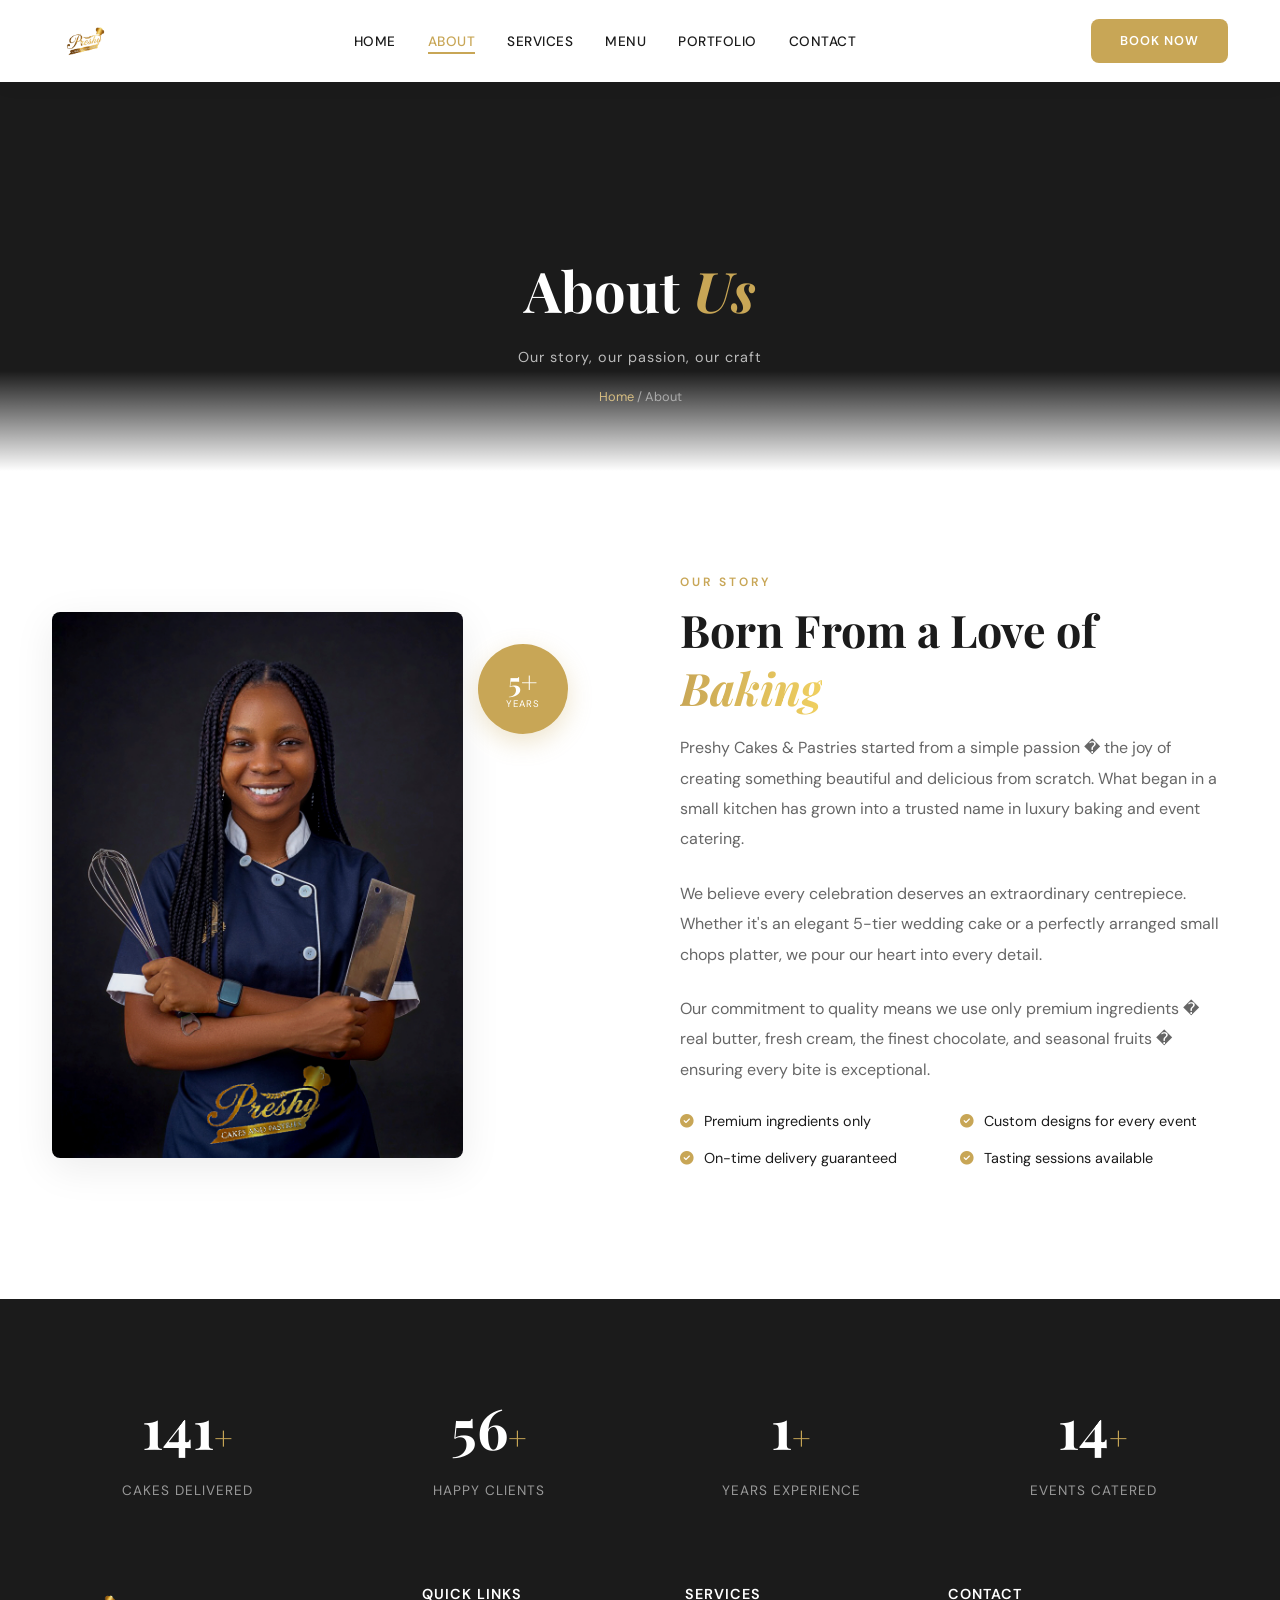
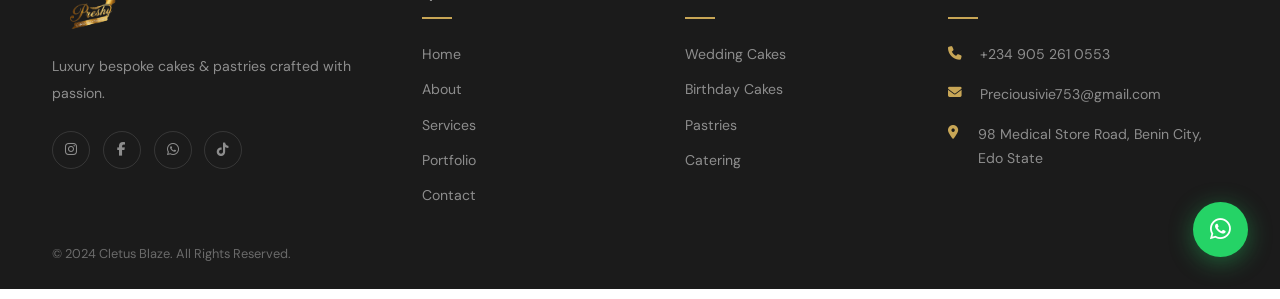
<file: pages/about.html>
<!DOCTYPE html>
<html lang="en">
<head>
    <meta charset="UTF-8">
    <meta name="viewport" content="width=device-width, initial-scale=1.0">
    <title>About | Preshy Cakes & Pastries</title>
    <link rel="icon" type="image/png" href="../transparent logo.png">
    <link rel="stylesheet" href="../css/style.css">
    <link href="https://fonts.googleapis.com/css2?family=Playfair+Display:ital,wght@0,400;0,500;0,600;0,700;1,400;1,500&family=DM+Sans:wght@300;400;500;600;700&display=swap" rel="stylesheet">
    <link rel="stylesheet" href="https://cdnjs.cloudflare.com/ajax/libs/font-awesome/6.5.0/css/all.min.css">
    <link rel="stylesheet" href="https://unpkg.com/aos@2.3.1/dist/aos.css">
</head>
<body>
    <!-- Preloader -->
    <div class="preloader">
        <div class="preloader-content">
            <img src="../transparent logo.png" alt="Preshy Cakes" class="preloader-logo">
            <div class="preloader-spinner"></div>
            <p class="preloader-text">Loading deliciousness...</p>
        </div>
    </div>

    <header class="header">
        <div class="container">
            <a href="../index.html" class="logo"><img src="../transparent logo.png" alt="Preshy Cakes" class="logo-img"></a>
            <nav class="nav"><ul><li><a href="../index.html">Home</a></li><li><a href="about.html" class="active">About</a></li><li><a href="services.html">Services</a></li><li><a href="menu.html">Menu</a></li><li><a href="portfolio.html">Portfolio</a></li><li><a href="contact.html">Contact</a></li></ul></nav>
            <a href="contact.html" class="header-btn">Book Now</a>
            <div class="hamburger"><span></span><span></span><span></span></div>
        </div>
    </header>
    <div class="mobile-nav"><div class="mobile-nav-close"><i class="fas fa-times"></i></div><ul><li><a href="../index.html">Home</a></li><li><a href="about.html">About</a></li><li><a href="services.html">Services</a></li><li><a href="menu.html">Menu</a></li><li><a href="portfolio.html">Portfolio</a></li><li><a href="contact.html">Contact</a></li></ul></div>

    <section class="page-header">
        <h1>About <em>Us</em></h1>
        <p>Our story, our passion, our craft</p>
        <div class="breadcrumb"><a href="../index.html">Home</a> / About</div>
    </section>

    <section class="about-home">
        <div class="container">
            <div class="about-home-grid">
                <div class="about-home-images" data-aos="fade-right">
                    <div class="about-img-1"><img src="../about me.jpg" alt="Baker"></div>
                    <div class="about-exp"><span>5+</span><small>Years</small></div>
                </div>
                <div class="about-home-content" data-aos="fade-left">
                    <span class="section-sub">Our Story</span>
                    <h2 class="section-title">Born From a Love of <em>Baking</em></h2>
                    <p>Preshy Cakes & Pastries started from a simple passion � the joy of creating something beautiful and delicious from scratch. What began in a small kitchen has grown into a trusted name in luxury baking and event catering.</p>
                    <p>We believe every celebration deserves an extraordinary centrepiece. Whether it's an elegant 5-tier wedding cake or a perfectly arranged small chops platter, we pour our heart into every detail.</p>
                    <p>Our commitment to quality means we use only premium ingredients � real butter, fresh cream, the finest chocolate, and seasonal fruits � ensuring every bite is exceptional.</p>
                    <div class="about-checklist">
                        <div><i class="fas fa-check-circle"></i> Premium ingredients only</div>
                        <div><i class="fas fa-check-circle"></i> Custom designs for every event</div>
                        <div><i class="fas fa-check-circle"></i> On-time delivery guaranteed</div>
                        <div><i class="fas fa-check-circle"></i> Tasting sessions available</div>
                    </div>
                </div>
            </div>
        </div>
    </section>

    <section class="stats">
        <div class="container">
            <div class="stats-grid">
                <div class="stat" data-aos="fade-up"><span class="stat-number" data-target="500">0</span><span class="stat-suffix">+</span><p>Cakes Delivered</p></div>
                <div class="stat" data-aos="fade-up" data-aos-delay="100"><span class="stat-number" data-target="200">0</span><span class="stat-suffix">+</span><p>Happy Clients</p></div>
                <div class="stat" data-aos="fade-up" data-aos-delay="200"><span class="stat-number" data-target="5">0</span><span class="stat-suffix">+</span><p>Years Experience</p></div>
                <div class="stat" data-aos="fade-up" data-aos-delay="300"><span class="stat-number" data-target="50">0</span><span class="stat-suffix">+</span><p>Events Catered</p></div>
            </div>
        </div>
    </section>

    <footer class="footer">
        <div class="container"><div class="footer-grid"><div class="footer-col"><a href="../index.html" class="footer-logo"><img src="../transparent logo.png" alt="Preshy Cakes" class="footer-logo-img"></a><p>Luxury bespoke cakes & pastries crafted with passion.</p><div class="footer-socials"><a href="#"><i class="fab fa-instagram"></i></a><a href="#"><i class="fab fa-facebook-f"></i></a><a href="https://wa.me/23409052610553"><i class="fab fa-whatsapp"></i></a><a href="#"><i class="fab fa-tiktok"></i></a></div></div><div class="footer-col"><h4>Quick Links</h4><a href="../index.html">Home</a><a href="about.html">About</a><a href="services.html">Services</a><a href="portfolio.html">Portfolio</a><a href="contact.html">Contact</a></div><div class="footer-col"><h4>Services</h4><a href="services.html">Wedding Cakes</a><a href="services.html">Birthday Cakes</a><a href="services.html">Pastries</a><a href="services.html">Catering</a></div><div class="footer-col"><h4>Contact</h4><div class="footer-contact-item"><i class="fas fa-phone"></i><span>+234 905 261 0553</span></div><div class="footer-contact-item"><i class="fas fa-envelope"></i><span>Preciousivie753@gmail.com</span></div><div class="footer-contact-item"><i class="fas fa-map-marker-alt"></i><span>98 Medical Store Road, Benin City, Edo State</span></div></div></div></div>
        <div class="footer-bottom"><div class="container"><p>&copy; 2024 Cletus Blaze. All Rights Reserved.</p></div></div>
    </footer>
    <a href="https://wa.me/23409052610553" class="wa-float" target="_blank" rel="noopener noreferrer"><i class="fab fa-whatsapp"></i></a>
    <div class="back-top"><i class="fas fa-chevron-up"></i></div>
    <script src="https://unpkg.com/aos@2.3.1/dist/aos.js"></script>
    <script src="../js/main.js"></script>
</body>
</html>
</file>
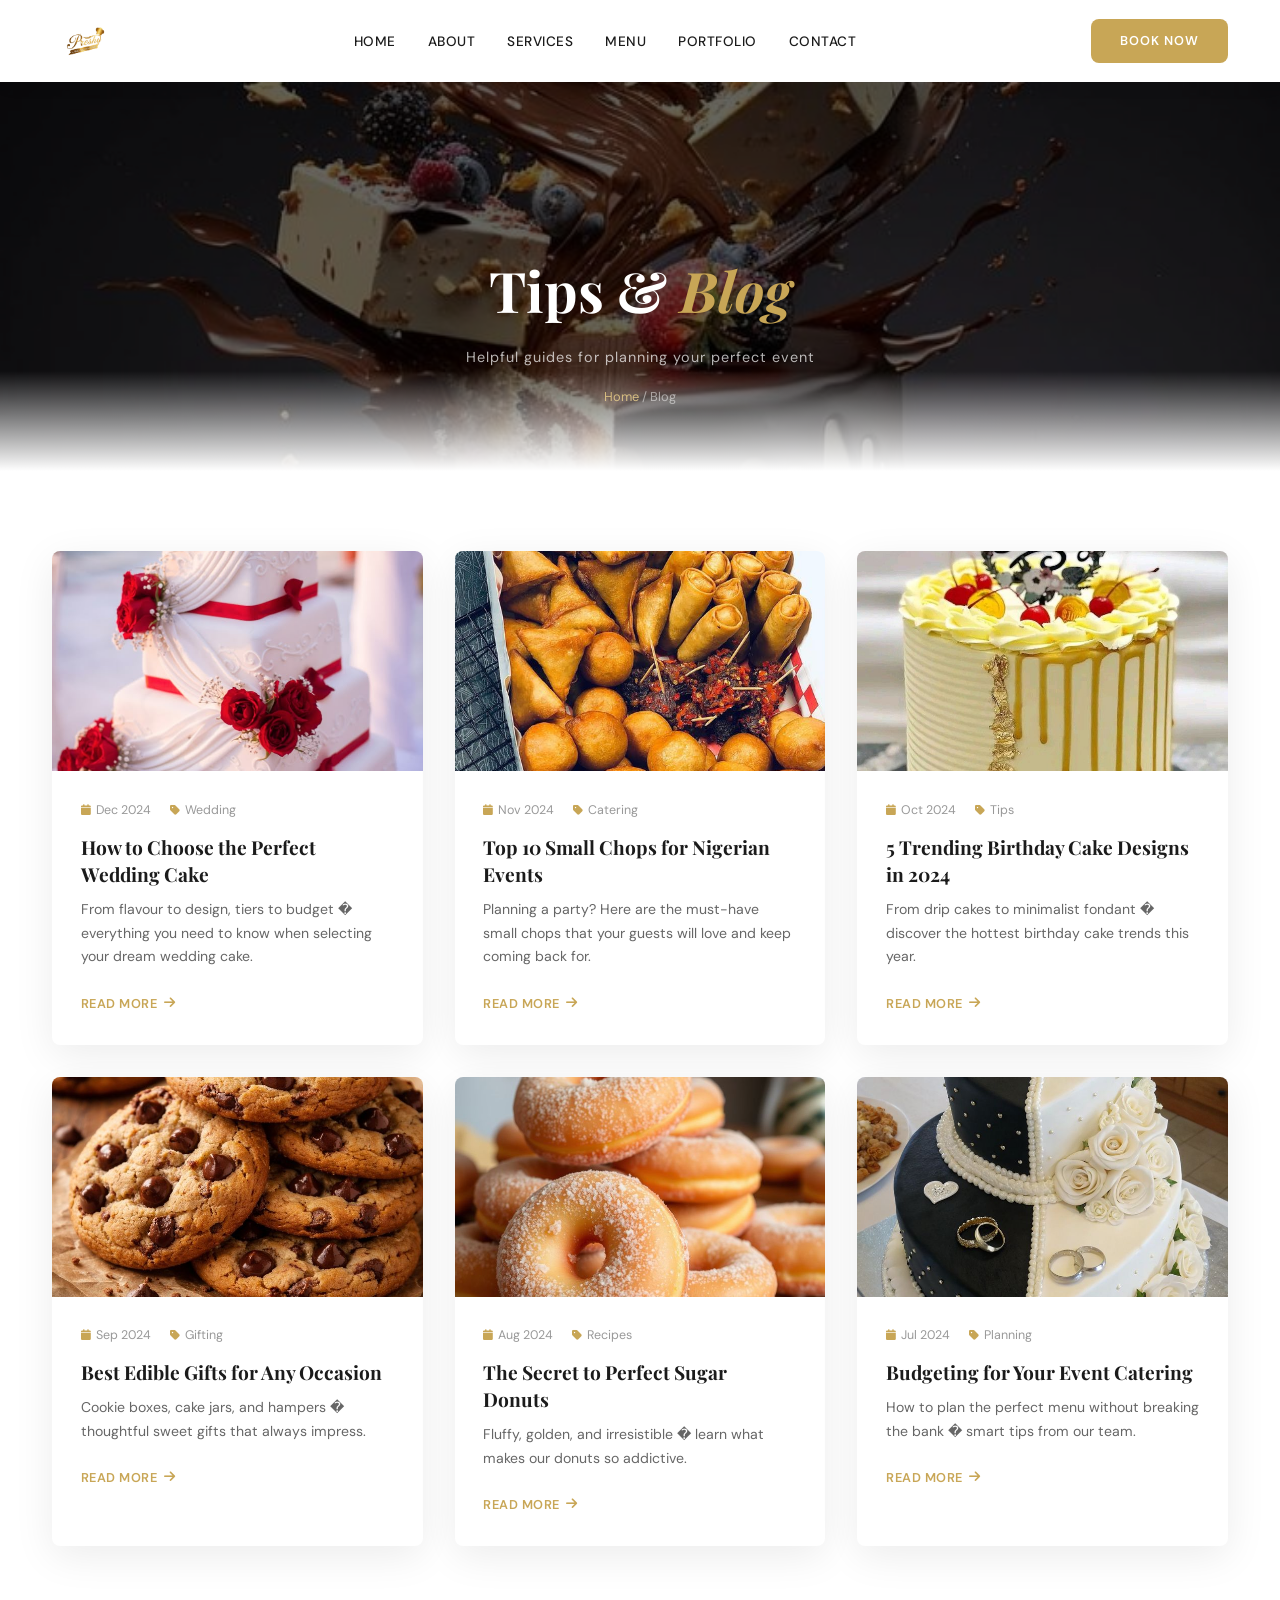
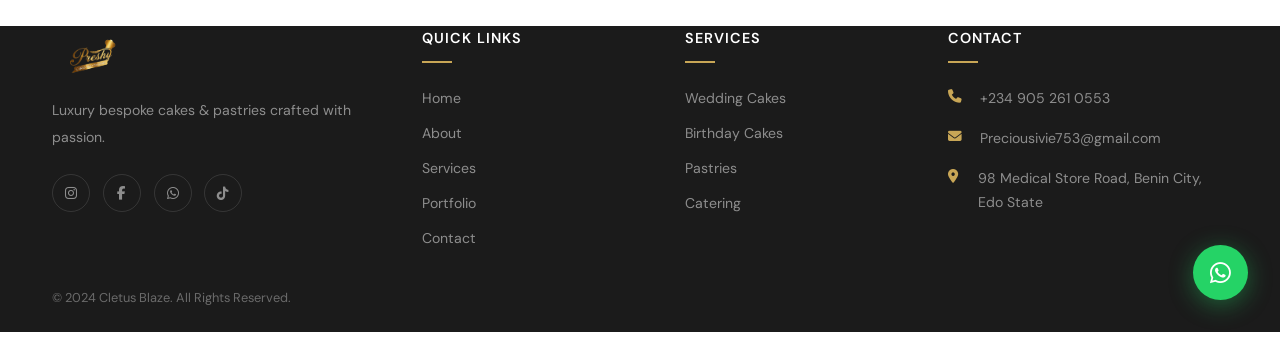
<file: pages/blog.html>
<!DOCTYPE html>
<html lang="en">
<head>
    <meta charset="UTF-8">
    <meta name="viewport" content="width=device-width, initial-scale=1.0">
    <title>Blog | Preshy Cakes & Pastries</title>
    <link rel="icon" type="image/png" href="../transparent logo.png">
    <link rel="stylesheet" href="../css/style.css">
    <link href="https://fonts.googleapis.com/css2?family=Playfair+Display:ital,wght@0,400;0,500;0,600;0,700;1,400;1,500&family=DM+Sans:wght@300;400;500;600;700&display=swap" rel="stylesheet">
    <link rel="stylesheet" href="https://cdnjs.cloudflare.com/ajax/libs/font-awesome/6.5.0/css/all.min.css">
    <link rel="stylesheet" href="https://unpkg.com/aos@2.3.1/dist/aos.css">
    <style>
        .blog-section{padding:5rem 0}
        .blog-grid{display:grid;grid-template-columns:repeat(3,1fr);gap:2rem}
        .blog-card{background:var(--white);border-radius:var(--radius);overflow:hidden;box-shadow:var(--shadow);transition:var(--transition)}
        .blog-card:hover{transform:translateY(-5px);box-shadow:0 20px 50px rgba(0,0,0,0.1)}
        .blog-img{height:220px;overflow:hidden}
        .blog-img img{width:100%;height:100%;object-fit:cover;transition:transform 0.5s}
        .blog-card:hover .blog-img img{transform:scale(1.06)}
        .blog-body{padding:1.8rem}
        .blog-meta{display:flex;gap:1.2rem;margin-bottom:0.8rem;font-size:0.78rem;color:var(--text-light)}
        .blog-meta span{display:flex;align-items:center;gap:0.3rem}
        .blog-meta i{color:var(--primary);font-size:0.7rem}
        .blog-body h3{font-family:var(--font-heading);font-size:1.2rem;color:var(--heading);margin-bottom:0.6rem;line-height:1.4}
        .blog-body h3:hover{color:var(--primary)}
        .blog-body p{font-size:0.88rem;line-height:1.7;margin-bottom:1.2rem;color:var(--text)}
        .blog-link{font-size:0.8rem;font-weight:600;color:var(--primary);text-transform:uppercase;letter-spacing:0.5px;display:inline-flex;align-items:center;gap:0.4rem}
        .blog-link:hover{gap:0.8rem}
        @media(max-width:1024px){.blog-grid{grid-template-columns:1fr 1fr}}
        @media(max-width:768px){.blog-grid{grid-template-columns:1fr}}
    </style>
</head>
<body>
    <!-- Preloader -->
    <div class="preloader">
        <div class="preloader-content">
            <img src="../transparent logo.png" alt="Preshy Cakes" class="preloader-logo">
            <div class="preloader-spinner"></div>
            <p class="preloader-text">Loading deliciousness...</p>
        </div>
    </div>

    <header class="header"><div class="container"><a href="../index.html" class="logo"><img src="../transparent logo.png" alt="Preshy Cakes" class="logo-img"></a><nav class="nav"><ul><li><a href="../index.html">Home</a></li><li><a href="about.html">About</a></li><li><a href="services.html">Services</a></li><li><a href="menu.html">Menu</a></li><li><a href="portfolio.html">Portfolio</a></li><li><a href="contact.html">Contact</a></li></ul></nav><a href="contact.html" class="header-btn">Book Now</a><div class="hamburger"><span></span><span></span><span></span></div></div></header>
    <div class="mobile-nav"><div class="mobile-nav-close"><i class="fas fa-times"></i></div><ul><li><a href="../index.html">Home</a></li><li><a href="about.html">About</a></li><li><a href="services.html">Services</a></li><li><a href="menu.html">Menu</a></li><li><a href="portfolio.html">Portfolio</a></li><li><a href="contact.html">Contact</a></li></ul></div>

    <section class="page-header" style="background-image:url('../543598617539404601.jfif');background-size:cover;background-position:center"><div class="parallax-overlay"></div><h1 style="position:relative;z-index:2">Tips & <em>Blog</em></h1><p style="position:relative;z-index:2">Helpful guides for planning your perfect event</p><div class="breadcrumb" style="position:relative;z-index:2"><a href="../index.html">Home</a> / Blog</div></section>

    <section class="blog-section"><div class="container">
        <div class="blog-grid">
            <div class="blog-card" data-aos="fade-up">
                <div class="blog-img"><img src="../images/cakes/wedding/elegant-wedding-cake.jfif" alt=""></div>
                <div class="blog-body">
                    <div class="blog-meta"><span><i class="fas fa-calendar"></i> Dec 2024</span><span><i class="fas fa-tag"></i> Wedding</span></div>
                    <h3>How to Choose the Perfect Wedding Cake</h3>
                    <p>From flavour to design, tiers to budget � everything you need to know when selecting your dream wedding cake.</p>
                    <a href="#" class="blog-link">Read More <i class="fas fa-arrow-right"></i></a>
                </div>
            </div>
            <div class="blog-card" data-aos="fade-up" data-aos-delay="100">
                <div class="blog-img"><img src="../images/catering/small-chops/small-chops-pack.jfif" alt=""></div>
                <div class="blog-body">
                    <div class="blog-meta"><span><i class="fas fa-calendar"></i> Nov 2024</span><span><i class="fas fa-tag"></i> Catering</span></div>
                    <h3>Top 10 Small Chops for Nigerian Events</h3>
                    <p>Planning a party? Here are the must-have small chops that your guests will love and keep coming back for.</p>
                    <a href="#" class="blog-link">Read More <i class="fas fa-arrow-right"></i></a>
                </div>
            </div>
            <div class="blog-card" data-aos="fade-up" data-aos-delay="200">
                <div class="blog-img"><img src="../images/cakes/birthday/Birthday cake.jfif" alt=""></div>
                <div class="blog-body">
                    <div class="blog-meta"><span><i class="fas fa-calendar"></i> Oct 2024</span><span><i class="fas fa-tag"></i> Tips</span></div>
                    <h3>5 Trending Birthday Cake Designs in 2024</h3>
                    <p>From drip cakes to minimalist fondant � discover the hottest birthday cake trends this year.</p>
                    <a href="#" class="blog-link">Read More <i class="fas fa-arrow-right"></i></a>
                </div>
            </div>
            <div class="blog-card" data-aos="fade-up">
                <div class="blog-img"><img src="../images/pastries/cookies/Cookies.jfif" alt=""></div>
                <div class="blog-body">
                    <div class="blog-meta"><span><i class="fas fa-calendar"></i> Sep 2024</span><span><i class="fas fa-tag"></i> Gifting</span></div>
                    <h3>Best Edible Gifts for Any Occasion</h3>
                    <p>Cookie boxes, cake jars, and hampers � thoughtful sweet gifts that always impress.</p>
                    <a href="#" class="blog-link">Read More <i class="fas fa-arrow-right"></i></a>
                </div>
            </div>
            <div class="blog-card" data-aos="fade-up" data-aos-delay="100">
                <div class="blog-img"><img src="../images/pastries/donuts/Soft Sugar Donuts.jfif" alt=""></div>
                <div class="blog-body">
                    <div class="blog-meta"><span><i class="fas fa-calendar"></i> Aug 2024</span><span><i class="fas fa-tag"></i> Recipes</span></div>
                    <h3>The Secret to Perfect Sugar Donuts</h3>
                    <p>Fluffy, golden, and irresistible � learn what makes our donuts so addictive.</p>
                    <a href="#" class="blog-link">Read More <i class="fas fa-arrow-right"></i></a>
                </div>
            </div>
            <div class="blog-card" data-aos="fade-up" data-aos-delay="200">
                <div class="blog-img"><img src="../images/cakes/wedding/_DIY Two-Tier Wedding Cake_ $50 Recipe vs $250 Bakery Price_.jfif" alt=""></div>
                <div class="blog-body">
                    <div class="blog-meta"><span><i class="fas fa-calendar"></i> Jul 2024</span><span><i class="fas fa-tag"></i> Planning</span></div>
                    <h3>Budgeting for Your Event Catering</h3>
                    <p>How to plan the perfect menu without breaking the bank � smart tips from our team.</p>
                    <a href="#" class="blog-link">Read More <i class="fas fa-arrow-right"></i></a>
                </div>
            </div>
        </div>
    </div></section>

    <footer class="footer"><div class="container"><div class="footer-grid"><div class="footer-col"><a href="../index.html" class="footer-logo"><img src="../transparent logo.png" alt="Preshy Cakes" class="footer-logo-img"></a><p>Luxury bespoke cakes & pastries crafted with passion.</p><div class="footer-socials"><a href="#"><i class="fab fa-instagram"></i></a><a href="#"><i class="fab fa-facebook-f"></i></a><a href="https://wa.me/23409052610553"><i class="fab fa-whatsapp"></i></a><a href="#"><i class="fab fa-tiktok"></i></a></div></div><div class="footer-col"><h4>Quick Links</h4><a href="../index.html">Home</a><a href="about.html">About</a><a href="services.html">Services</a><a href="portfolio.html">Portfolio</a><a href="contact.html">Contact</a></div><div class="footer-col"><h4>Services</h4><a href="services.html">Wedding Cakes</a><a href="services.html">Birthday Cakes</a><a href="services.html">Pastries</a><a href="services.html">Catering</a></div><div class="footer-col"><h4>Contact</h4><div class="footer-contact-item"><i class="fas fa-phone"></i><span>+234 905 261 0553</span></div><div class="footer-contact-item"><i class="fas fa-envelope"></i><span>Preciousivie753@gmail.com</span></div><div class="footer-contact-item"><i class="fas fa-map-marker-alt"></i><span>98 Medical Store Road, Benin City, Edo State</span></div></div></div></div><div class="footer-bottom"><div class="container"><p>&copy; 2024 Cletus Blaze. All Rights Reserved.</p></div></div></footer>
    <a href="https://wa.me/23409052610553" class="wa-float" target="_blank" rel="noopener noreferrer"><i class="fab fa-whatsapp"></i></a>
    <div class="back-top"><i class="fas fa-chevron-up"></i></div>
    <script src="https://unpkg.com/aos@2.3.1/dist/aos.js"></script><script src="../js/main.js"></script>
</body>
</html>
</file>
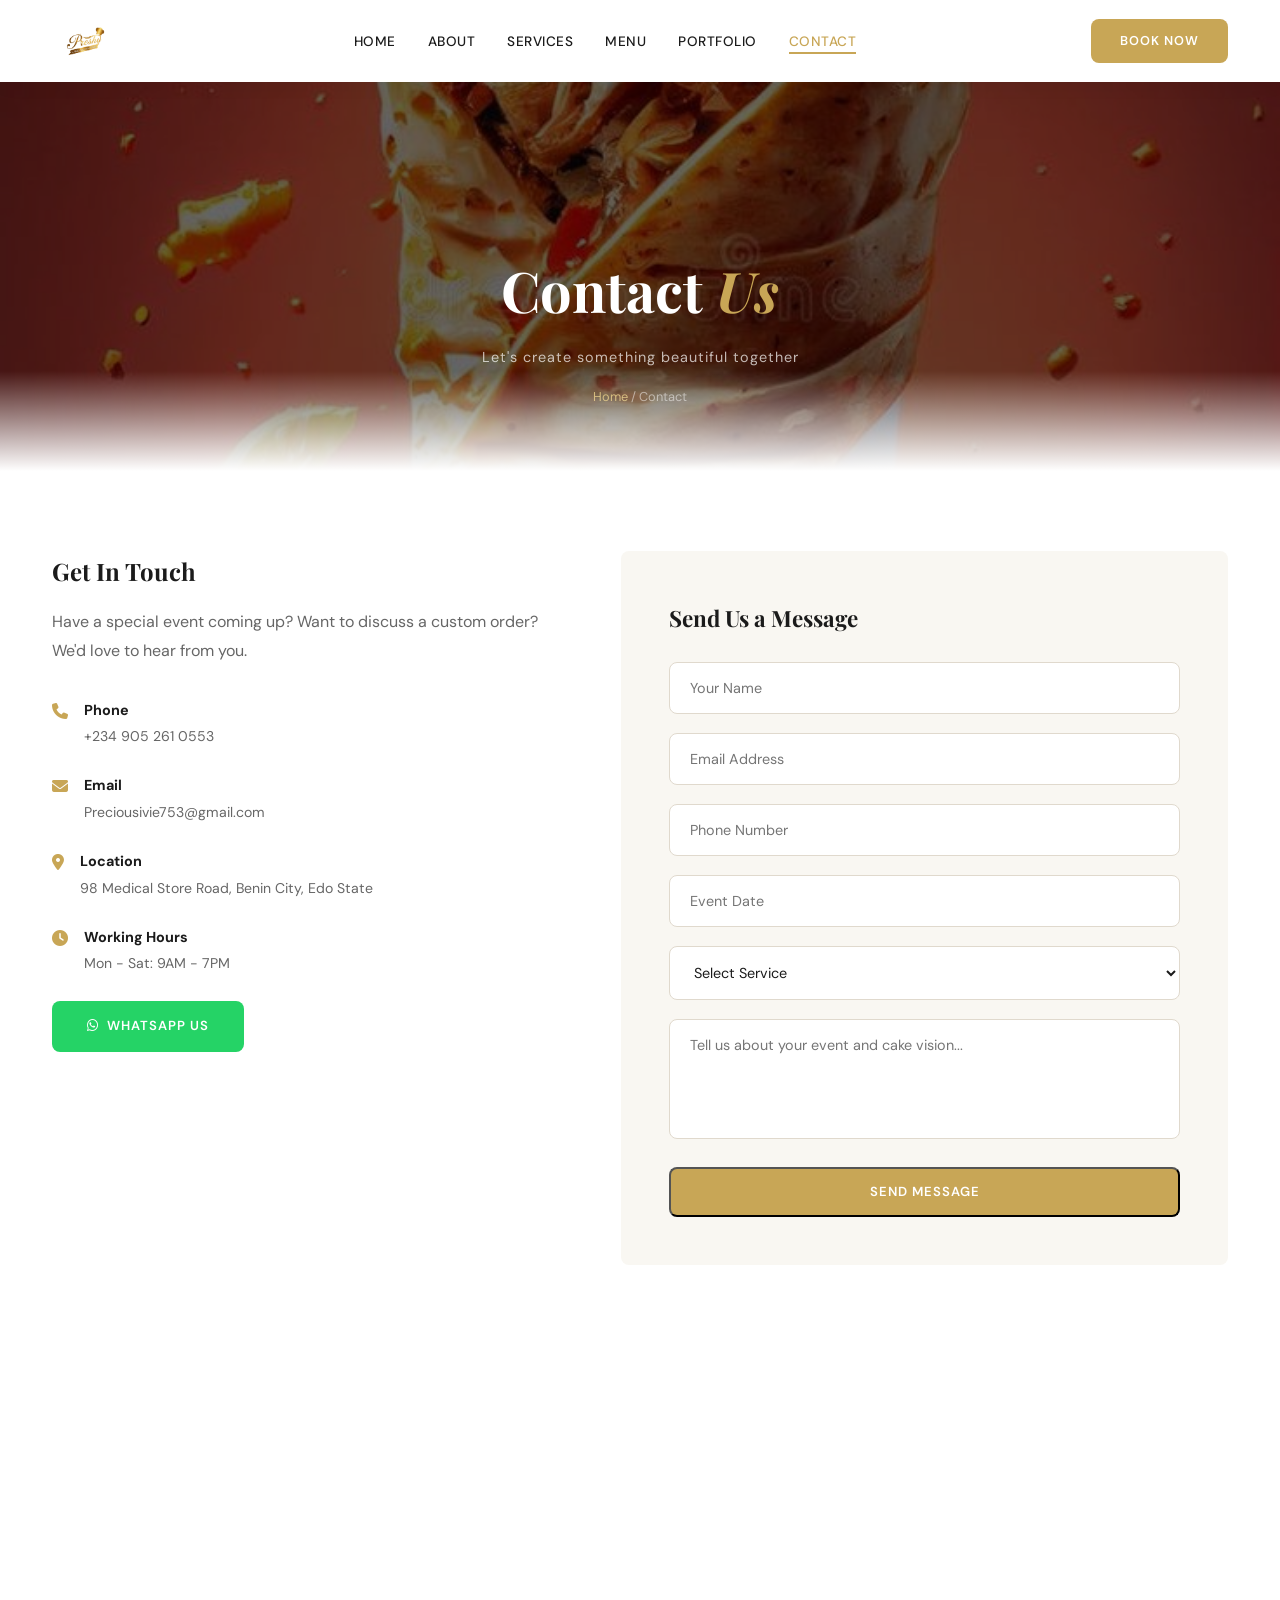
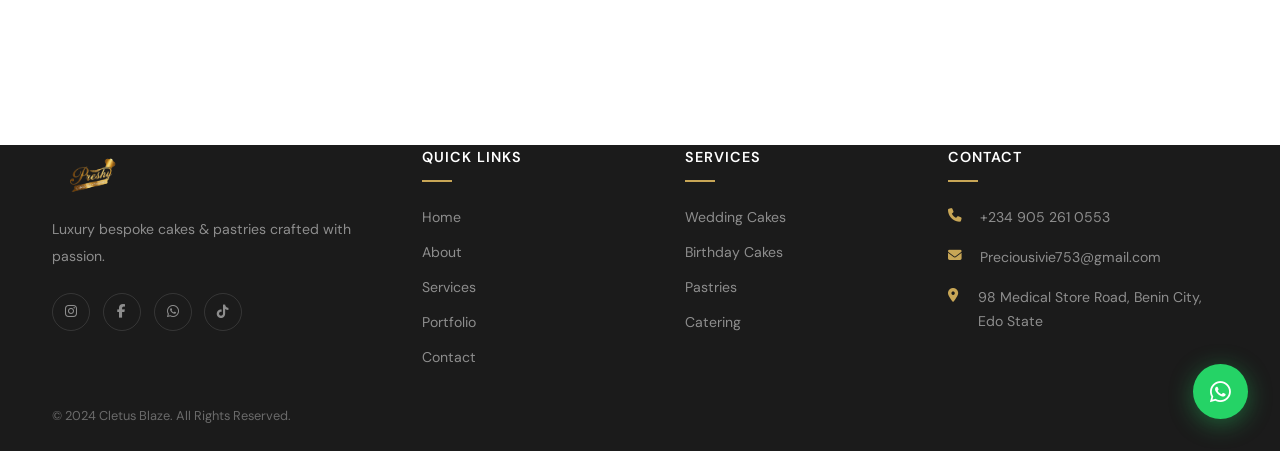
<file: pages/contact.html>
<!DOCTYPE html>
<html lang="en">
<head>
    <meta charset="UTF-8">
    <meta name="viewport" content="width=device-width, initial-scale=1.0">
    <title>Contact | Preshy Cakes & Pastries</title>
    <link rel="icon" type="image/png" href="../transparent logo.png">
    <link rel="stylesheet" href="../css/style.css">
    <link href="https://fonts.googleapis.com/css2?family=Playfair+Display:ital,wght@0,400;0,500;0,600;0,700;1,400;1,500&family=DM+Sans:wght@300;400;500;600;700&display=swap" rel="stylesheet">
    <link rel="stylesheet" href="https://cdnjs.cloudflare.com/ajax/libs/font-awesome/6.5.0/css/all.min.css">
    <link rel="stylesheet" href="https://unpkg.com/aos@2.3.1/dist/aos.css">
    <style>
        .contact-section{padding:5rem 0}
        .contact-grid{display:grid;grid-template-columns:1fr 1.2fr;gap:4rem;align-items:start}
        .contact-info h3{font-family:var(--font-heading);font-size:1.5rem;color:var(--heading);margin-bottom:1rem}
        .contact-info p{margin-bottom:2rem;line-height:1.8}
        .contact-info-item{display:flex;align-items:flex-start;gap:1rem;margin-bottom:1.5rem}
        .contact-info-item i{color:var(--primary);font-size:1rem;margin-top:0.3rem}
        .contact-info-item strong{display:block;color:var(--heading);font-size:0.9rem}
        .contact-info-item span{font-size:0.88rem}
        .contact-form{background:var(--light);padding:3rem;border-radius:var(--radius)}
        .contact-form h3{font-family:var(--font-heading);font-size:1.4rem;color:var(--heading);margin-bottom:1.5rem}
        .form-group{margin-bottom:1.2rem}
        .form-group input,.form-group select,.form-group textarea{width:100%;padding:1rem 1.2rem;border:1px solid #e0d9cd;border-radius:var(--radius);font-family:var(--font-body);font-size:0.9rem;background:var(--white);outline:none;transition:var(--transition);color:var(--heading)}
        .form-group input:focus,.form-group select:focus,.form-group textarea:focus{border-color:var(--primary)}
        .form-group textarea{resize:none;min-height:120px}
        .contact-form .btn{width:100%;text-align:center}
        @media(max-width:768px){.contact-grid{grid-template-columns:1fr}}
    </style>
</head>
<body>
    <!-- Preloader -->
    <div class="preloader">
        <div class="preloader-content">
            <img src="../transparent logo.png" alt="Preshy Cakes" class="preloader-logo">
            <div class="preloader-spinner"></div>
            <p class="preloader-text">Loading deliciousness...</p>
        </div>
    </div>

    <header class="header"><div class="container"><a href="../index.html" class="logo"><img src="../transparent logo.png" alt="Preshy Cakes" class="logo-img"></a><nav class="nav"><ul><li><a href="../index.html">Home</a></li><li><a href="about.html">About</a></li><li><a href="services.html">Services</a></li><li><a href="menu.html">Menu</a></li><li><a href="portfolio.html">Portfolio</a></li><li><a href="contact.html" class="active">Contact</a></li></ul></nav><a href="contact.html" class="header-btn">Book Now</a><div class="hamburger"><span></span><span></span><span></span></div></div></header>
    <div class="mobile-nav"><div class="mobile-nav-close"><i class="fas fa-times"></i></div><ul><li><a href="../index.html">Home</a></li><li><a href="about.html">About</a></li><li><a href="services.html">Services</a></li><li><a href="menu.html">Menu</a></li><li><a href="portfolio.html">Portfolio</a></li><li><a href="contact.html">Contact</a></li></ul></div>

    <section class="page-header" style="background-image:url('../Kebab Shawarma Advertising Poster Stock Illustration - Illustration of food, banner_ 267095282.jfif');background-size:cover;background-position:center"><div class="parallax-overlay"></div><h1 style="position:relative;z-index:2">Contact <em>Us</em></h1><p style="position:relative;z-index:2">Let's create something beautiful together</p><div class="breadcrumb" style="position:relative;z-index:2"><a href="../index.html">Home</a> / Contact</div></section>

    <section class="contact-section"><div class="container"><div class="contact-grid">
        <div class="contact-info" data-aos="fade-right">
            <h3>Get In Touch</h3>
            <p>Have a special event coming up? Want to discuss a custom order? We'd love to hear from you.</p>
            <div class="contact-info-item"><i class="fas fa-phone"></i><div><strong>Phone</strong><span>+234 905 261 0553</span></div></div>
            <div class="contact-info-item"><i class="fas fa-envelope"></i><div><strong>Email</strong><span>Preciousivie753@gmail.com</span></div></div>
            <div class="contact-info-item"><i class="fas fa-map-marker-alt"></i><div><strong>Location</strong><span>98 Medical Store Road, Benin City, Edo State</span></div></div>
            <div class="contact-info-item"><i class="fas fa-clock"></i><div><strong>Working Hours</strong><span>Mon - Sat: 9AM - 7PM</span></div></div>
            <a href="https://wa.me/23409052610553" class="btn btn-whatsapp" target="_blank" rel="noopener noreferrer"><i class="fab fa-whatsapp"></i> WhatsApp Us</a>
        </div>
        <form class="contact-form" data-aos="fade-left" action="https://formspree.io/f/xojzjvrr" method="POST">
            <h3>Send Us a Message</h3>
            <div class="form-group"><input type="text" name="name" placeholder="Your Name" required></div>
            <div class="form-group"><input type="email" name="email" placeholder="Email Address" required></div>
            <div class="form-group"><input type="tel" name="phone" placeholder="Phone Number"></div>
            <div class="form-group"><input type="text" name="event_date" placeholder="Event Date"></div>
            <div class="form-group"><select name="service" required><option value="" disabled selected>Select Service</option><option>Wedding Cake</option><option>Birthday Cake</option><option>Pastries & Desserts</option><option>Event Catering</option><option>Drinks & Beverages</option><option>Food & Shawarma</option><option>Gift Hampers</option><option>Other</option></select></div>
            <div class="form-group"><textarea name="message" placeholder="Tell us about your event and cake vision..." required></textarea></div>
            <input type="hidden" name="_subject" value="New Order Inquiry - Preshy Cakes">
            <input type="hidden" name="_next" value="https://preshycakes.com/pages/contact.html">
            <button type="submit" class="btn btn-gold">Send Message</button>
        </form>
    </div></div></section>

    <!-- Map Section -->
    <section class="map-section" style="padding:0">
        <iframe src="https://www.google.com/maps/embed?pb=!1m18!1m12!1m3!1d3966.2!2d5.6231!3d6.3350!2m3!1f0!2f0!3f0!3m2!1i1024!2i768!4f13.1!3m3!1m2!1s0x1040d3a1b1b1b1b1%3A0x1234567890abcdef!2s98%20Medical%20Store%20Rd%2C%20Benin%20City%2C%20Edo%20State%2C%20Nigeria!5e0!3m2!1sen!2sng!4v1700000000001" width="100%" height="400" style="border:0;display:block" allowfullscreen="" loading="lazy" referrerpolicy="no-referrer-when-downgrade" sandbox="allow-scripts allow-same-origin allow-popups"></iframe>
    </section>

    <footer class="footer"><div class="container"><div class="footer-grid"><div class="footer-col"><a href="../index.html" class="footer-logo"><img src="../transparent logo.png" alt="Preshy Cakes" class="footer-logo-img"></a><p>Luxury bespoke cakes & pastries crafted with passion.</p><div class="footer-socials"><a href="#"><i class="fab fa-instagram"></i></a><a href="#"><i class="fab fa-facebook-f"></i></a><a href="https://wa.me/23409052610553"><i class="fab fa-whatsapp"></i></a><a href="#"><i class="fab fa-tiktok"></i></a></div></div><div class="footer-col"><h4>Quick Links</h4><a href="../index.html">Home</a><a href="about.html">About</a><a href="services.html">Services</a><a href="portfolio.html">Portfolio</a><a href="contact.html">Contact</a></div><div class="footer-col"><h4>Services</h4><a href="services.html">Wedding Cakes</a><a href="services.html">Birthday Cakes</a><a href="services.html">Pastries</a><a href="services.html">Catering</a></div><div class="footer-col"><h4>Contact</h4><div class="footer-contact-item"><i class="fas fa-phone"></i><span>+234 905 261 0553</span></div><div class="footer-contact-item"><i class="fas fa-envelope"></i><span>Preciousivie753@gmail.com</span></div><div class="footer-contact-item"><i class="fas fa-map-marker-alt"></i><span>98 Medical Store Road, Benin City, Edo State</span></div></div></div></div><div class="footer-bottom"><div class="container"><p>&copy; 2024 Cletus Blaze. All Rights Reserved.</p></div></div></footer>
    <a href="https://wa.me/23409052610553" class="wa-float" target="_blank" rel="noopener noreferrer"><i class="fab fa-whatsapp"></i></a>
    <div class="back-top"><i class="fas fa-chevron-up"></i></div>
    <script src="https://unpkg.com/aos@2.3.1/dist/aos.js"></script><script src="../js/main.js"></script>
</body>
</html>
</file>
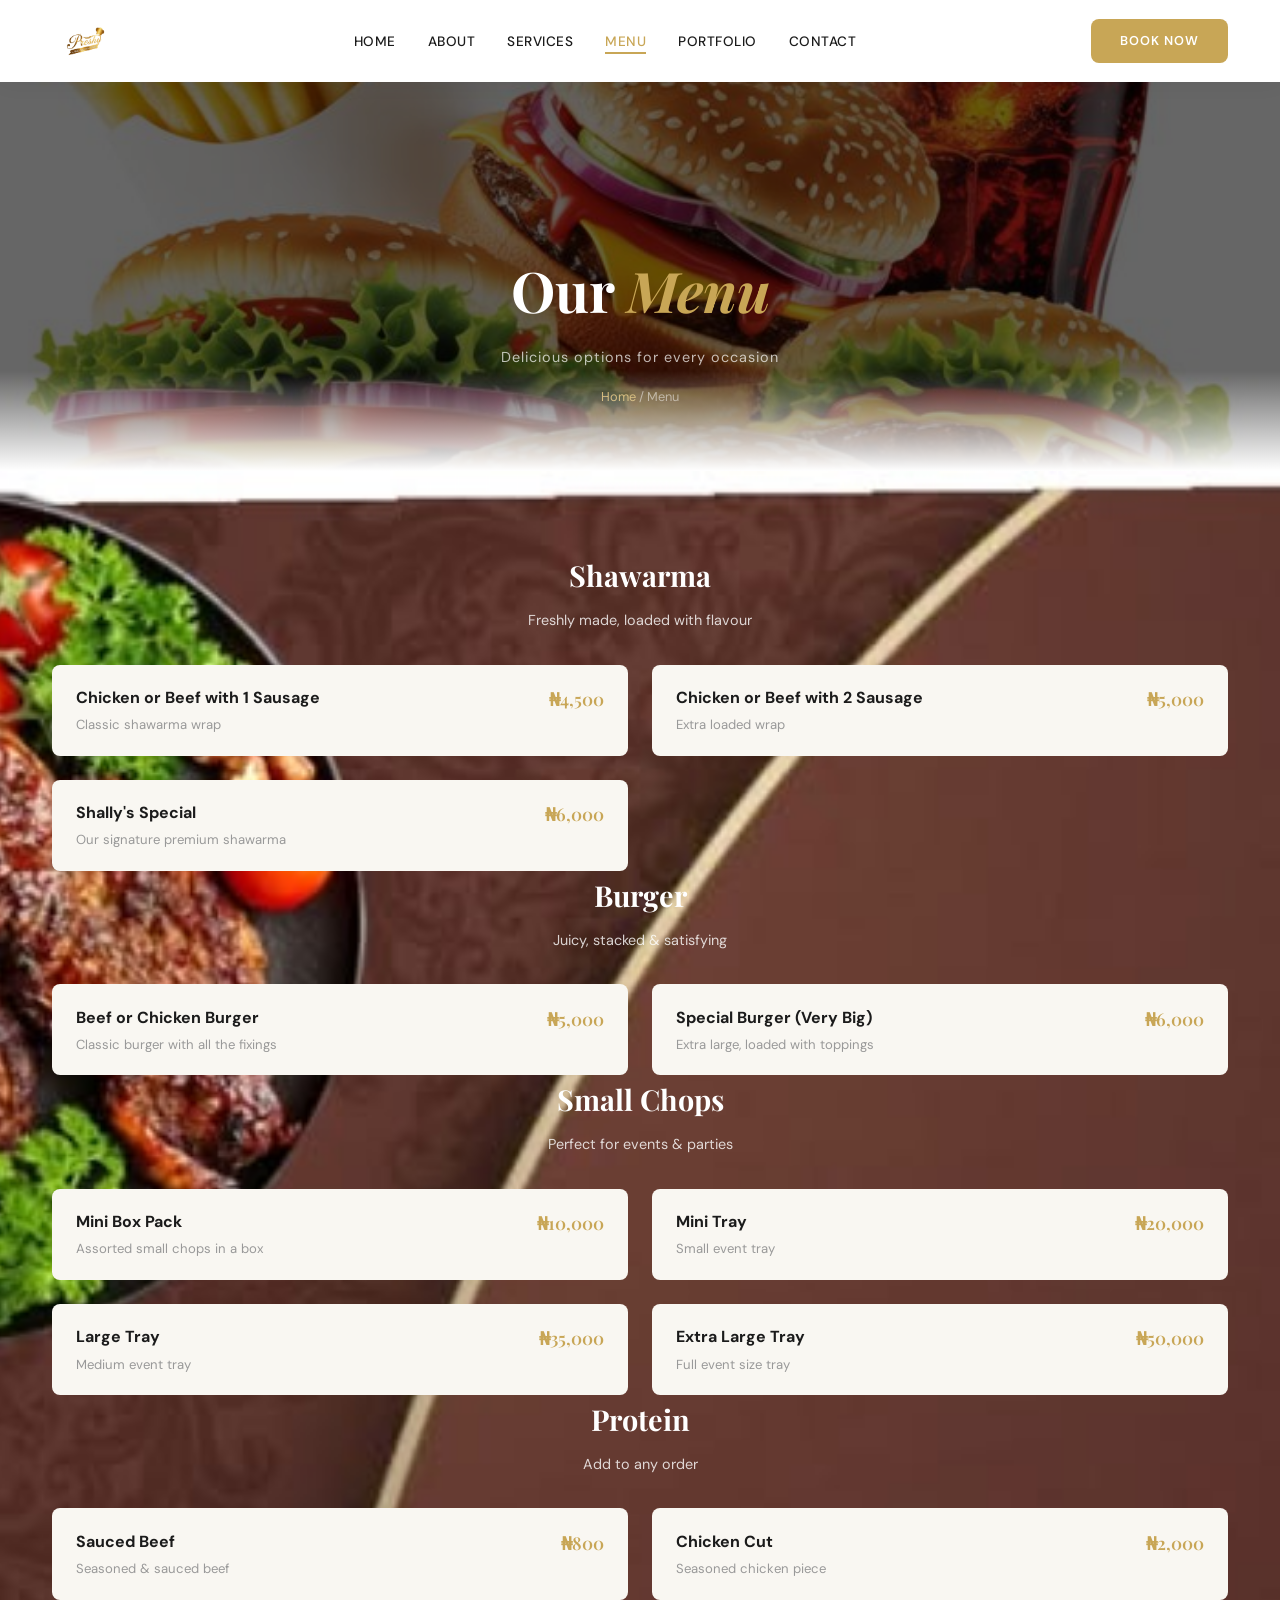
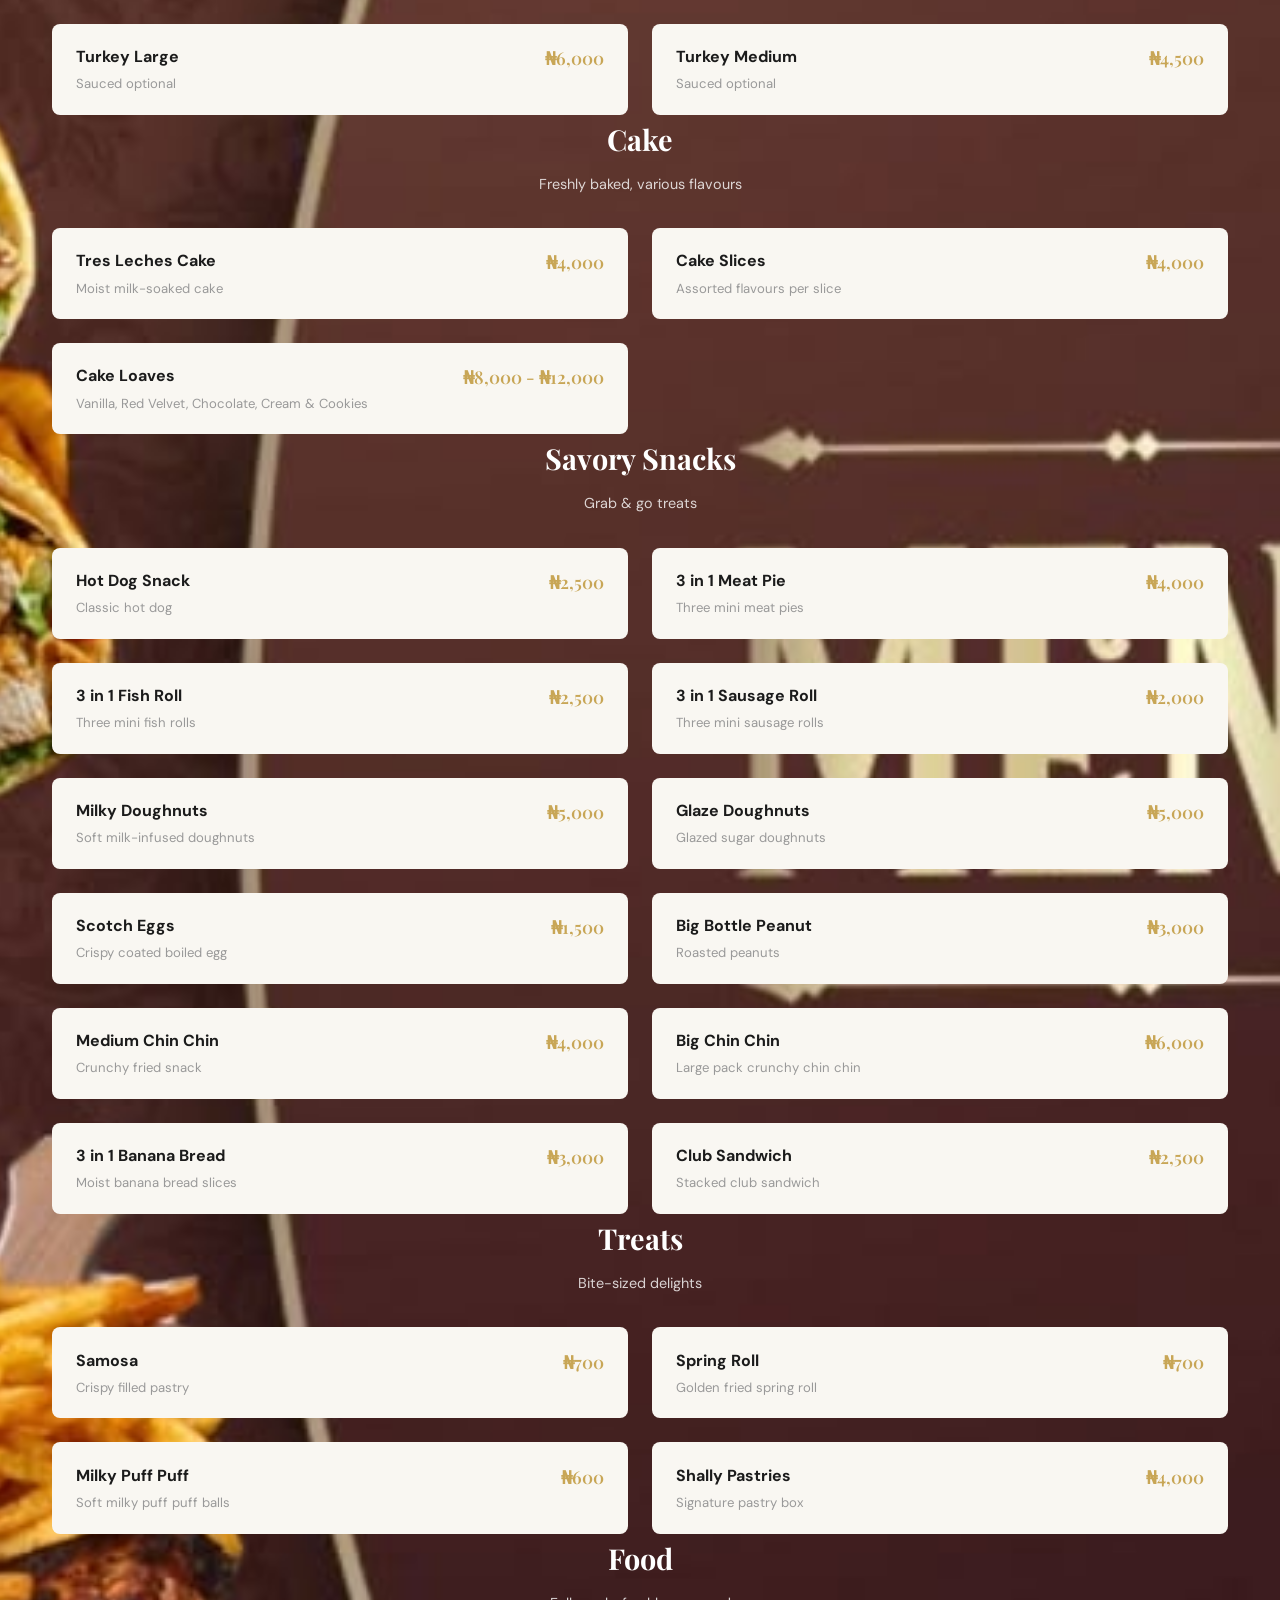
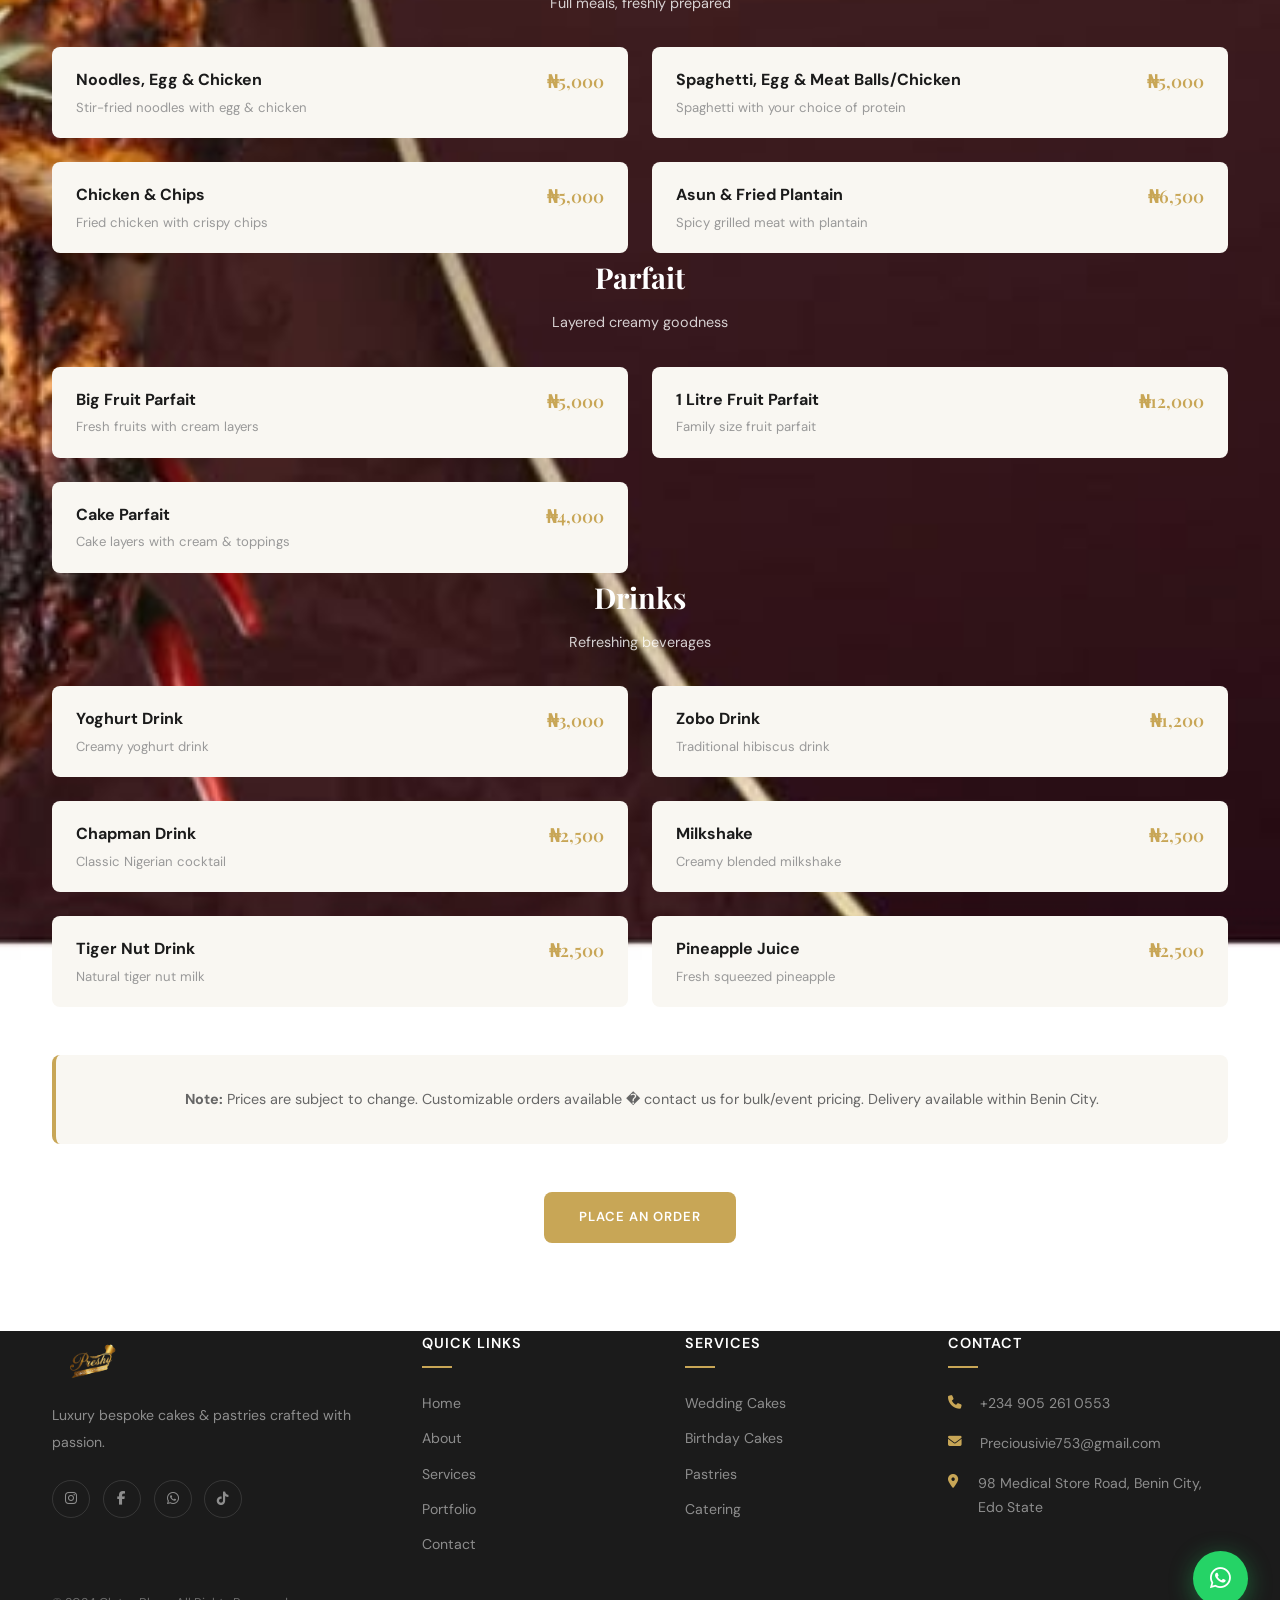
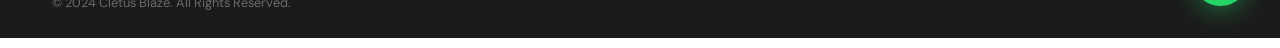
<file: pages/menu.html>
﻿<!DOCTYPE html>
<html lang="en">
<head>
    <meta charset="UTF-8">
    <meta name="viewport" content="width=device-width, initial-scale=1.0">
    <title>Menu | Preshy Cakes & Pastries</title>
    <link rel="icon" type="image/png" href="../transparent logo.png">
    <link rel="stylesheet" href="../css/style.css">
    <link href="https://fonts.googleapis.com/css2?family=Playfair+Display:ital,wght@0,400;0,500;0,600;0,700;1,400;1,500&family=DM+Sans:wght@300;400;500;600;700&display=swap" rel="stylesheet">
    <link rel="stylesheet" href="https://cdnjs.cloudflare.com/ajax/libs/font-awesome/6.5.0/css/all.min.css">
    <link rel="stylesheet" href="https://unpkg.com/aos@2.3.1/dist/aos.css">
    <style>
        .menu-section{padding:5rem 0;background-image:url('../menu.jfif');background-size:cover;background-position:center;background-attachment:fixed}
        .menu-category h3{font-family:var(--font-heading);font-size:1.8rem;color:#fff;margin-bottom:0.5rem;text-align:center}
        .menu-category>p{text-align:center;color:rgba(255,255,255,0.8);margin-bottom:2rem;font-size:0.9rem}
        .menu-items{display:grid;grid-template-columns:1fr 1fr;gap:1.5rem}
        .menu-item{display:flex;justify-content:space-between;align-items:flex-start;padding:1.2rem 1.5rem;background:var(--light);border-radius:var(--radius);transition:var(--transition);cursor:pointer;text-decoration:none;color:inherit}
        .menu-item:hover{box-shadow:var(--shadow);transform:translateY(-2px);border-left:3px solid var(--primary)}
        .menu-item-info h4{font-size:1rem;color:var(--heading);margin-bottom:0.2rem}
        .menu-item-info p{font-size:0.82rem;color:var(--text-light)}
        .menu-item-price{font-family:var(--font-heading);font-size:1.1rem;color:var(--primary);font-weight:600;white-space:nowrap;opacity:1;transform:none}
        .menu-note{text-align:center;margin-top:3rem;padding:2rem;background:var(--light);border-radius:var(--radius);border-left:4px solid var(--primary)}
        .menu-note p{font-size:0.9rem;color:var(--text)}
        @media(max-width:768px){.menu-items{grid-template-columns:1fr}}
    </style>
</head>
<body>
    <!-- Preloader -->
    <div class="preloader">
        <div class="preloader-content">
            <img src="../transparent logo.png" alt="Preshy Cakes" class="preloader-logo">
            <div class="preloader-spinner"></div>
            <p class="preloader-text">Loading deliciousness...</p>
        </div>
    </div>

    <header class="header"><div class="container"><a href="../index.html" class="logo"><img src="../transparent logo.png" alt="Preshy Cakes" class="logo-img"></a><nav class="nav"><ul><li><a href="../index.html">Home</a></li><li><a href="about.html">About</a></li><li><a href="services.html">Services</a></li><li><a href="menu.html" class="active">Menu</a></li><li><a href="portfolio.html">Portfolio</a></li><li><a href="contact.html">Contact</a></li></ul></nav><a href="contact.html" class="header-btn">Book Now</a><div class="hamburger"><span></span><span></span><span></span></div></div></header>
    <div class="mobile-nav"><div class="mobile-nav-close"><i class="fas fa-times"></i></div><ul><li><a href="../index.html">Home</a></li><li><a href="about.html">About</a></li><li><a href="services.html">Services</a></li><li><a href="menu.html">Menu</a></li><li><a href="portfolio.html">Portfolio</a></li><li><a href="contact.html">Contact</a></li></ul></div>

    <section class="page-header" style="background-image:url('../images/food/Colorful Fast Food Combination With Burgers French Fries Chicken Strips And Soda Bever PNG Images _ PNG Free Download - Pikbest.jfif');background-size:cover;background-position:center"><div class="parallax-overlay"></div><h1 style="position:relative;z-index:2">Our <em>Menu</em></h1><p style="position:relative;z-index:2">Delicious options for every occasion</p><div class="breadcrumb" style="position:relative;z-index:2"><a href="../index.html">Home</a> / Menu</div></section>

    <section class="menu-section"><div class="container">
        <div class="menu-category" data-aos="fade-up">
            <h3>Shawarma</h3>
            <p>Freshly made, loaded with flavour</p>
            <div class="menu-items">
                <div class="menu-item"><div class="menu-item-info"><h4>Chicken or Beef with 1 Sausage</h4><p>Classic shawarma wrap</p></div><div class="menu-item-price">₦4,500</div></div>
                <div class="menu-item"><div class="menu-item-info"><h4>Chicken or Beef with 2 Sausage</h4><p>Extra loaded wrap</p></div><div class="menu-item-price">₦5,000</div></div>
                <div class="menu-item"><div class="menu-item-info"><h4>Shally's Special</h4><p>Our signature premium shawarma</p></div><div class="menu-item-price">₦6,000</div></div>
            </div>
        </div>
        <div class="menu-category" data-aos="fade-up">
            <h3>Burger</h3>
            <p>Juicy, stacked & satisfying</p>
            <div class="menu-items">
                <div class="menu-item"><div class="menu-item-info"><h4>Beef or Chicken Burger</h4><p>Classic burger with all the fixings</p></div><div class="menu-item-price">₦5,000</div></div>
                <div class="menu-item"><div class="menu-item-info"><h4>Special Burger (Very Big)</h4><p>Extra large, loaded with toppings</p></div><div class="menu-item-price">₦6,000</div></div>
            </div>
        </div>
        <div class="menu-category" data-aos="fade-up">
            <h3>Small Chops</h3>
            <p>Perfect for events & parties</p>
            <div class="menu-items">
                <div class="menu-item"><div class="menu-item-info"><h4>Mini Box Pack</h4><p>Assorted small chops in a box</p></div><div class="menu-item-price">₦10,000</div></div>
                <div class="menu-item"><div class="menu-item-info"><h4>Mini Tray</h4><p>Small event tray</p></div><div class="menu-item-price">₦20,000</div></div>
                <div class="menu-item"><div class="menu-item-info"><h4>Large Tray</h4><p>Medium event tray</p></div><div class="menu-item-price">₦35,000</div></div>
                <div class="menu-item"><div class="menu-item-info"><h4>Extra Large Tray</h4><p>Full event size tray</p></div><div class="menu-item-price">₦50,000</div></div>
            </div>
        </div>
        <div class="menu-category" data-aos="fade-up">
            <h3>Protein</h3>
            <p>Add to any order</p>
            <div class="menu-items">
                <div class="menu-item"><div class="menu-item-info"><h4>Sauced Beef</h4><p>Seasoned & sauced beef</p></div><div class="menu-item-price">₦800</div></div>
                <div class="menu-item"><div class="menu-item-info"><h4>Chicken Cut</h4><p>Seasoned chicken piece</p></div><div class="menu-item-price">₦2,000</div></div>
                <div class="menu-item"><div class="menu-item-info"><h4>Turkey Large</h4><p>Sauced optional</p></div><div class="menu-item-price">₦6,000</div></div>
                <div class="menu-item"><div class="menu-item-info"><h4>Turkey Medium</h4><p>Sauced optional</p></div><div class="menu-item-price">₦4,500</div></div>
            </div>
        </div>
        <div class="menu-category" data-aos="fade-up">
            <h3>Cake</h3>
            <p>Freshly baked, various flavours</p>
            <div class="menu-items">
                <div class="menu-item"><div class="menu-item-info"><h4>Tres Leches Cake</h4><p>Moist milk-soaked cake</p></div><div class="menu-item-price">₦4,000</div></div>
                <div class="menu-item"><div class="menu-item-info"><h4>Cake Slices</h4><p>Assorted flavours per slice</p></div><div class="menu-item-price">₦4,000</div></div>
                <div class="menu-item"><div class="menu-item-info"><h4>Cake Loaves</h4><p>Vanilla, Red Velvet, Chocolate, Cream & Cookies</p></div><div class="menu-item-price">₦8,000 - ₦12,000</div></div>
            </div>
        </div>
        <div class="menu-category" data-aos="fade-up">
            <h3>Savory Snacks</h3>
            <p>Grab & go treats</p>
            <div class="menu-items">
                <div class="menu-item"><div class="menu-item-info"><h4>Hot Dog Snack</h4><p>Classic hot dog</p></div><div class="menu-item-price">₦2,500</div></div>
                <div class="menu-item"><div class="menu-item-info"><h4>3 in 1 Meat Pie</h4><p>Three mini meat pies</p></div><div class="menu-item-price">₦4,000</div></div>
                <div class="menu-item"><div class="menu-item-info"><h4>3 in 1 Fish Roll</h4><p>Three mini fish rolls</p></div><div class="menu-item-price">₦2,500</div></div>
                <div class="menu-item"><div class="menu-item-info"><h4>3 in 1 Sausage Roll</h4><p>Three mini sausage rolls</p></div><div class="menu-item-price">₦2,000</div></div>
                <div class="menu-item"><div class="menu-item-info"><h4>Milky Doughnuts</h4><p>Soft milk-infused doughnuts</p></div><div class="menu-item-price">₦5,000</div></div>
                <div class="menu-item"><div class="menu-item-info"><h4>Glaze Doughnuts</h4><p>Glazed sugar doughnuts</p></div><div class="menu-item-price">₦5,000</div></div>
                <div class="menu-item"><div class="menu-item-info"><h4>Scotch Eggs</h4><p>Crispy coated boiled egg</p></div><div class="menu-item-price">₦1,500</div></div>
                <div class="menu-item"><div class="menu-item-info"><h4>Big Bottle Peanut</h4><p>Roasted peanuts</p></div><div class="menu-item-price">₦3,000</div></div>
                <div class="menu-item"><div class="menu-item-info"><h4>Medium Chin Chin</h4><p>Crunchy fried snack</p></div><div class="menu-item-price">₦4,000</div></div>
                <div class="menu-item"><div class="menu-item-info"><h4>Big Chin Chin</h4><p>Large pack crunchy chin chin</p></div><div class="menu-item-price">₦6,000</div></div>
                <div class="menu-item"><div class="menu-item-info"><h4>3 in 1 Banana Bread</h4><p>Moist banana bread slices</p></div><div class="menu-item-price">₦3,000</div></div>
                <div class="menu-item"><div class="menu-item-info"><h4>Club Sandwich</h4><p>Stacked club sandwich</p></div><div class="menu-item-price">₦2,500</div></div>
            </div>
        </div>
        <div class="menu-category" data-aos="fade-up">
            <h3>Treats</h3>
            <p>Bite-sized delights</p>
            <div class="menu-items">
                <div class="menu-item"><div class="menu-item-info"><h4>Samosa</h4><p>Crispy filled pastry</p></div><div class="menu-item-price">₦700</div></div>
                <div class="menu-item"><div class="menu-item-info"><h4>Spring Roll</h4><p>Golden fried spring roll</p></div><div class="menu-item-price">₦700</div></div>
                <div class="menu-item"><div class="menu-item-info"><h4>Milky Puff Puff</h4><p>Soft milky puff puff balls</p></div><div class="menu-item-price">₦600</div></div>
                <div class="menu-item"><div class="menu-item-info"><h4>Shally Pastries</h4><p>Signature pastry box</p></div><div class="menu-item-price">₦4,000</div></div>
            </div>
        </div>
        <div class="menu-category" data-aos="fade-up">
            <h3>Food</h3>
            <p>Full meals, freshly prepared</p>
            <div class="menu-items">
                <div class="menu-item"><div class="menu-item-info"><h4>Noodles, Egg & Chicken</h4><p>Stir-fried noodles with egg & chicken</p></div><div class="menu-item-price">₦5,000</div></div>
                <div class="menu-item"><div class="menu-item-info"><h4>Spaghetti, Egg & Meat Balls/Chicken</h4><p>Spaghetti with your choice of protein</p></div><div class="menu-item-price">₦5,000</div></div>
                <div class="menu-item"><div class="menu-item-info"><h4>Chicken & Chips</h4><p>Fried chicken with crispy chips</p></div><div class="menu-item-price">₦5,000</div></div>
                <div class="menu-item"><div class="menu-item-info"><h4>Asun & Fried Plantain</h4><p>Spicy grilled meat with plantain</p></div><div class="menu-item-price">₦6,500</div></div>
            </div>
        </div>
        <div class="menu-category" data-aos="fade-up">
            <h3>Parfait</h3>
            <p>Layered creamy goodness</p>
            <div class="menu-items">
                <div class="menu-item"><div class="menu-item-info"><h4>Big Fruit Parfait</h4><p>Fresh fruits with cream layers</p></div><div class="menu-item-price">₦5,000</div></div>
                <div class="menu-item"><div class="menu-item-info"><h4>1 Litre Fruit Parfait</h4><p>Family size fruit parfait</p></div><div class="menu-item-price">₦12,000</div></div>
                <div class="menu-item"><div class="menu-item-info"><h4>Cake Parfait</h4><p>Cake layers with cream & toppings</p></div><div class="menu-item-price">₦4,000</div></div>
            </div>
        </div>
        <div class="menu-category" data-aos="fade-up">
            <h3>Drinks</h3>
            <p>Refreshing beverages</p>
            <div class="menu-items">
                <div class="menu-item"><div class="menu-item-info"><h4>Yoghurt Drink</h4><p>Creamy yoghurt drink</p></div><div class="menu-item-price">₦3,000</div></div>
                <div class="menu-item"><div class="menu-item-info"><h4>Zobo Drink</h4><p>Traditional hibiscus drink</p></div><div class="menu-item-price">₦1,200</div></div>
                <div class="menu-item"><div class="menu-item-info"><h4>Chapman Drink</h4><p>Classic Nigerian cocktail</p></div><div class="menu-item-price">₦2,500</div></div>
                <div class="menu-item"><div class="menu-item-info"><h4>Milkshake</h4><p>Creamy blended milkshake</p></div><div class="menu-item-price">₦2,500</div></div>
                <div class="menu-item"><div class="menu-item-info"><h4>Tiger Nut Drink</h4><p>Natural tiger nut milk</p></div><div class="menu-item-price">₦2,500</div></div>
                <div class="menu-item"><div class="menu-item-info"><h4>Pineapple Juice</h4><p>Fresh squeezed pineapple</p></div><div class="menu-item-price">₦2,500</div></div>
            </div>
        </div>
        <div class="menu-note" data-aos="fade-up"><p><strong>Note:</strong> Prices are subject to change. Customizable orders available � contact us for bulk/event pricing. Delivery available within Benin City.</p></div>
        <div class="text-center" data-aos="fade-up"><a href="contact.html" class="btn btn-gold">Place an Order</a></div>
    </div></section>

    <footer class="footer"><div class="container"><div class="footer-grid"><div class="footer-col"><a href="../index.html" class="footer-logo"><img src="../transparent logo.png" alt="Preshy Cakes" class="footer-logo-img"></a><p>Luxury bespoke cakes & pastries crafted with passion.</p><div class="footer-socials"><a href="#"><i class="fab fa-instagram"></i></a><a href="#"><i class="fab fa-facebook-f"></i></a><a href="https://wa.me/23409052610553"><i class="fab fa-whatsapp"></i></a><a href="#"><i class="fab fa-tiktok"></i></a></div></div><div class="footer-col"><h4>Quick Links</h4><a href="../index.html">Home</a><a href="about.html">About</a><a href="services.html">Services</a><a href="portfolio.html">Portfolio</a><a href="contact.html">Contact</a></div><div class="footer-col"><h4>Services</h4><a href="services.html">Wedding Cakes</a><a href="services.html">Birthday Cakes</a><a href="services.html">Pastries</a><a href="services.html">Catering</a></div><div class="footer-col"><h4>Contact</h4><div class="footer-contact-item"><i class="fas fa-phone"></i><span>+234 905 261 0553</span></div><div class="footer-contact-item"><i class="fas fa-envelope"></i><span>Preciousivie753@gmail.com</span></div><div class="footer-contact-item"><i class="fas fa-map-marker-alt"></i><span>98 Medical Store Road, Benin City, Edo State</span></div></div></div></div><div class="footer-bottom"><div class="container"><p>&copy; 2024 Cletus Blaze. All Rights Reserved.</p></div></div></footer>
    <a href="https://wa.me/23409052610553" class="wa-float" target="_blank" rel="noopener noreferrer"><i class="fab fa-whatsapp"></i></a>
    <div class="back-top"><i class="fas fa-chevron-up"></i></div>
    <script src="https://unpkg.com/aos@2.3.1/dist/aos.js"></script><script src="../js/main.js"></script>
</body>
</html>
</file>
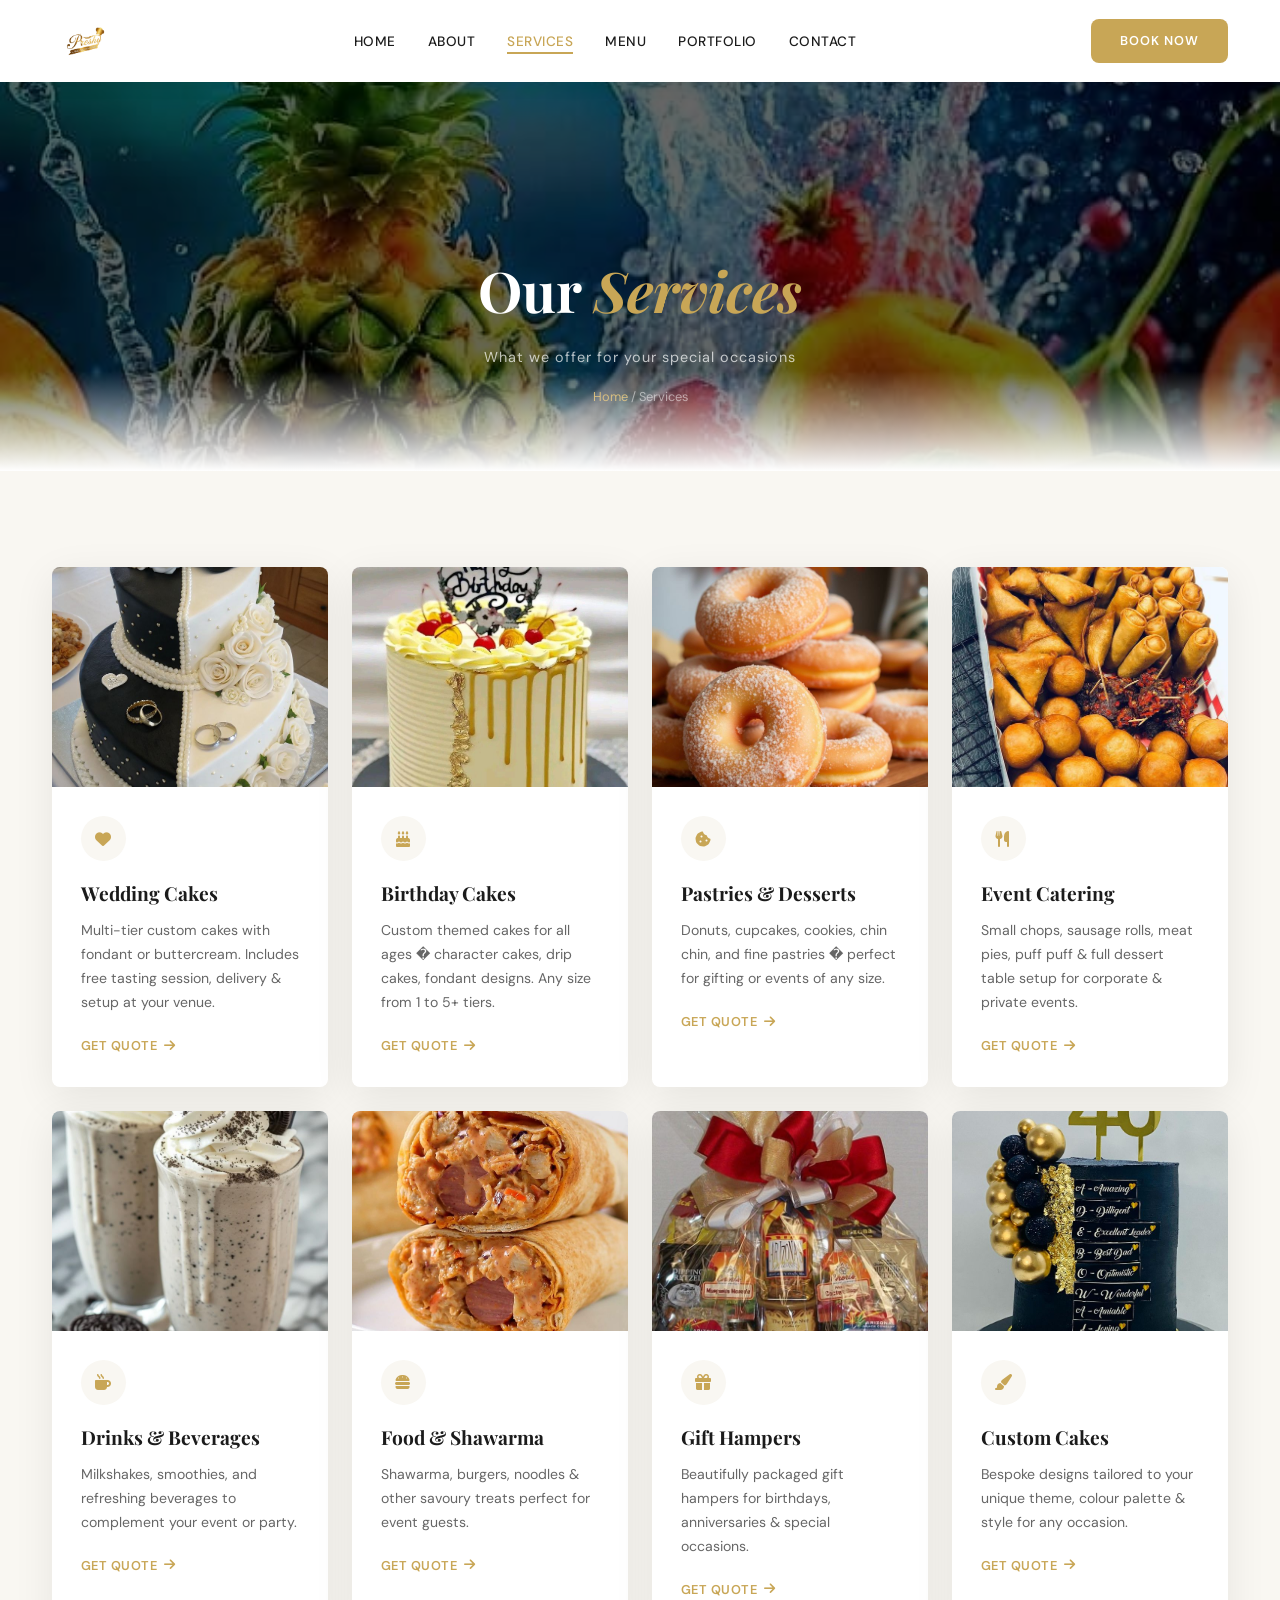
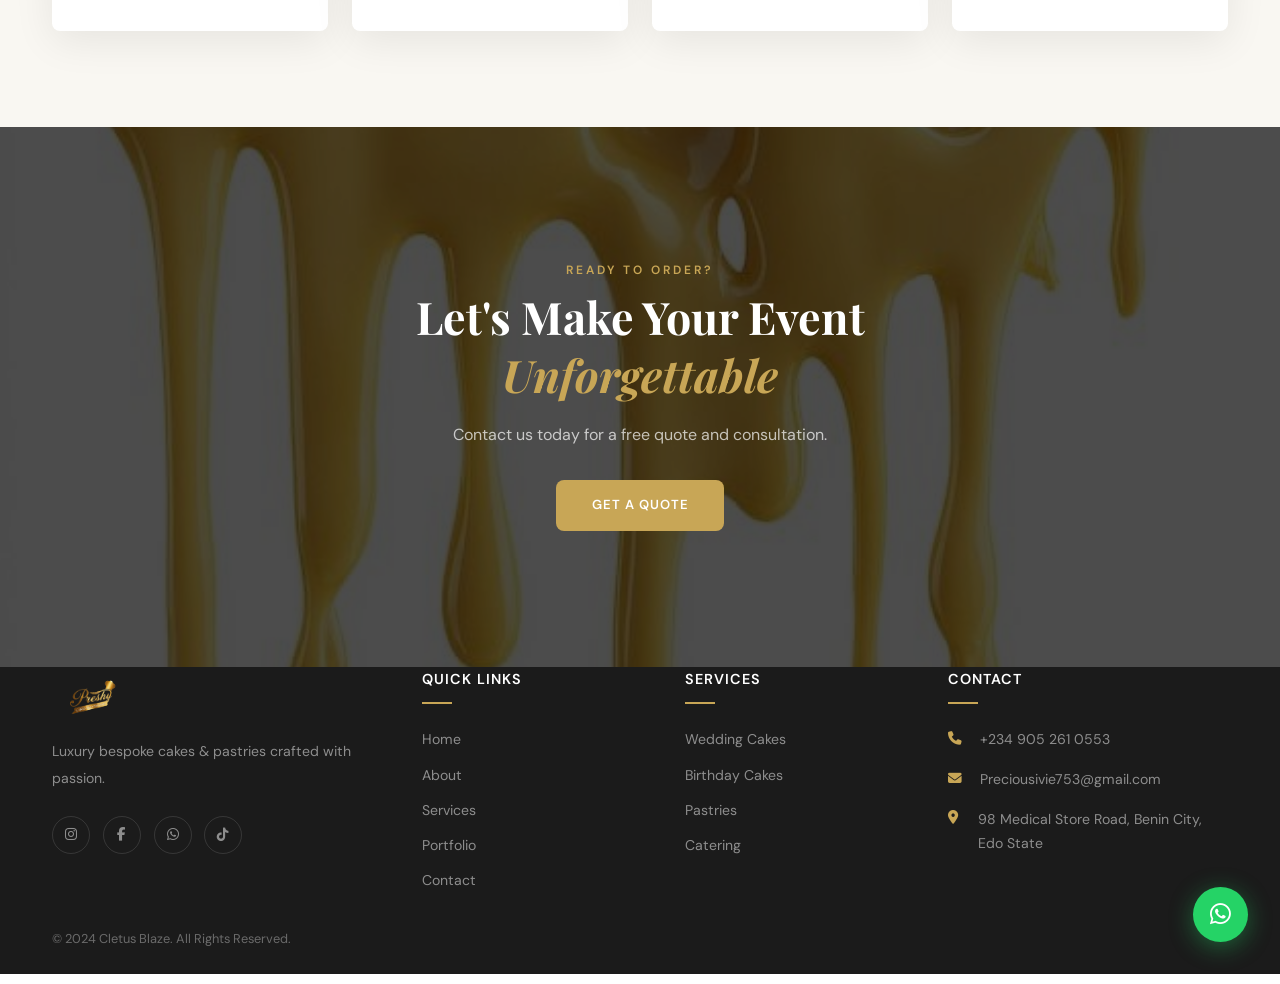
<file: pages/services.html>
<!DOCTYPE html>
<html lang="en">
<head>
    <meta charset="UTF-8">
    <meta name="viewport" content="width=device-width, initial-scale=1.0">
    <title>Services | Preshy Cakes & Pastries</title>
    <link rel="icon" type="image/png" href="../transparent logo.png">
    <link rel="stylesheet" href="../css/style.css">
    <link href="https://fonts.googleapis.com/css2?family=Playfair+Display:ital,wght@0,400;0,500;0,600;0,700;1,400;1,500&family=DM+Sans:wght@300;400;500;600;700&display=swap" rel="stylesheet">
    <link rel="stylesheet" href="https://cdnjs.cloudflare.com/ajax/libs/font-awesome/6.5.0/css/all.min.css">
    <link rel="stylesheet" href="https://unpkg.com/aos@2.3.1/dist/aos.css">
</head>
<body>
    <!-- Preloader -->
    <div class="preloader">
        <div class="preloader-content">
            <img src="../transparent logo.png" alt="Preshy Cakes" class="preloader-logo">
            <div class="preloader-spinner"></div>
            <p class="preloader-text">Loading deliciousness...</p>
        </div>
    </div>

    <header class="header"><div class="container"><a href="../index.html" class="logo"><img src="../transparent logo.png" alt="Preshy Cakes" class="logo-img"></a><nav class="nav"><ul><li><a href="../index.html">Home</a></li><li><a href="about.html">About</a></li><li><a href="services.html" class="active">Services</a></li><li><a href="menu.html">Menu</a></li><li><a href="portfolio.html">Portfolio</a></li><li><a href="contact.html">Contact</a></li></ul></nav><a href="contact.html" class="header-btn">Book Now</a><div class="hamburger"><span></span><span></span><span></span></div></div></header>
    <div class="mobile-nav"><div class="mobile-nav-close"><i class="fas fa-times"></i></div><ul><li><a href="../index.html">Home</a></li><li><a href="about.html">About</a></li><li><a href="services.html">Services</a></li><li><a href="menu.html">Menu</a></li><li><a href="portfolio.html">Portfolio</a></li><li><a href="contact.html">Contact</a></li></ul></div>

    <section class="page-header" style="background-image:url('../1021894971821188920.jfif');background-size:cover;background-position:center"><div class="parallax-overlay"></div><h1 style="position:relative;z-index:2">Our <em>Services</em></h1><p style="position:relative;z-index:2">What we offer for your special occasions</p><div class="breadcrumb" style="position:relative;z-index:2"><a href="../index.html">Home</a> / Services</div></section>

    <section class="services-home"><div class="container">
        <div class="services-grid">
            <div class="service-card" data-aos="fade-up"><div class="service-img"><img src="../images/cakes/wedding/_DIY Two-Tier Wedding Cake_ $50 Recipe vs $250 Bakery Price_.jfif" alt="Wedding Cakes"></div><div class="service-body"><div class="service-icon"><i class="fas fa-heart"></i></div><h3>Wedding Cakes</h3><p>Multi-tier custom cakes with fondant or buttercream. Includes free tasting session, delivery & setup at your venue.</p><a href="contact.html" class="service-link">Get Quote <i class="fas fa-arrow-right"></i></a></div></div>
            <div class="service-card" data-aos="fade-up" data-aos-delay="100"><div class="service-img"><img src="../images/cakes/birthday/Birthday cake.jfif" alt="Birthday Cakes"></div><div class="service-body"><div class="service-icon"><i class="fas fa-birthday-cake"></i></div><h3>Birthday Cakes</h3><p>Custom themed cakes for all ages � character cakes, drip cakes, fondant designs. Any size from 1 to 5+ tiers.</p><a href="contact.html" class="service-link">Get Quote <i class="fas fa-arrow-right"></i></a></div></div>
            <div class="service-card" data-aos="fade-up" data-aos-delay="200"><div class="service-img"><img src="../images/pastries/donuts/Soft Sugar Donuts.jfif" alt="Pastries"></div><div class="service-body"><div class="service-icon"><i class="fas fa-cookie-bite"></i></div><h3>Pastries & Desserts</h3><p>Donuts, cupcakes, cookies, chin chin, and fine pastries � perfect for gifting or events of any size.</p><a href="contact.html" class="service-link">Get Quote <i class="fas fa-arrow-right"></i></a></div></div>
            <div class="service-card" data-aos="fade-up" data-aos-delay="300"><div class="service-img"><img src="../images/catering/small-chops/small-chops-pack.jfif" alt="Catering"></div><div class="service-body"><div class="service-icon"><i class="fas fa-utensils"></i></div><h3>Event Catering</h3><p>Small chops, sausage rolls, meat pies, puff puff & full dessert table setup for corporate & private events.</p><a href="contact.html" class="service-link">Get Quote <i class="fas fa-arrow-right"></i></a></div></div>
            <div class="service-card" data-aos="fade-up" data-aos-delay="400"><div class="service-img"><img src="../images/drinks/Easy Oreo Milkshake (Only 3 Ingredients!).jfif" alt="Drinks"></div><div class="service-body"><div class="service-icon"><i class="fas fa-mug-hot"></i></div><h3>Drinks & Beverages</h3><p>Milkshakes, smoothies, and refreshing beverages to complement your event or party.</p><a href="contact.html" class="service-link">Get Quote <i class="fas fa-arrow-right"></i></a></div></div>
            <div class="service-card" data-aos="fade-up" data-aos-delay="500"><div class="service-img"><img src="../images/food/shawarma.jfif" alt="Food"></div><div class="service-body"><div class="service-icon"><i class="fas fa-hamburger"></i></div><h3>Food & Shawarma</h3><p>Shawarma, burgers, noodles & other savoury treats perfect for event guests.</p><a href="contact.html" class="service-link">Get Quote <i class="fas fa-arrow-right"></i></a></div></div>
            <div class="service-card" data-aos="fade-up" data-aos-delay="600"><div class="service-img"><img src="../images/hampers/charcuterie board gift ideas.jfif" alt="Hampers"></div><div class="service-body"><div class="service-icon"><i class="fas fa-gift"></i></div><h3>Gift Hampers</h3><p>Beautifully packaged gift hampers for birthdays, anniversaries & special occasions.</p><a href="contact.html" class="service-link">Get Quote <i class="fas fa-arrow-right"></i></a></div></div>
            <div class="service-card" data-aos="fade-up" data-aos-delay="700"><div class="service-img"><img src="../images/cakes/custom/black-and-gold-cake.jfif" alt="Custom Cakes"></div><div class="service-body"><div class="service-icon"><i class="fas fa-paint-brush"></i></div><h3>Custom Cakes</h3><p>Bespoke designs tailored to your unique theme, colour palette & style for any occasion.</p><a href="contact.html" class="service-link">Get Quote <i class="fas fa-arrow-right"></i></a></div></div>
        </div>
    </div></section>

    <section class="parallax-cta" style="background-image:url('../635148353735840018.jfif')"><div class="parallax-overlay"></div><div class="container"><div class="parallax-content" data-aos="zoom-in"><span class="section-sub light">Ready to Order?</span><h2>Let's Make Your Event <em>Unforgettable</em></h2><p>Contact us today for a free quote and consultation.</p><a href="contact.html" class="btn btn-gold">Get a Quote</a></div></div></section>

    <footer class="footer"><div class="container"><div class="footer-grid"><div class="footer-col"><a href="../index.html" class="footer-logo"><img src="../transparent logo.png" alt="Preshy Cakes" class="footer-logo-img"></a><p>Luxury bespoke cakes & pastries crafted with passion.</p><div class="footer-socials"><a href="#"><i class="fab fa-instagram"></i></a><a href="#"><i class="fab fa-facebook-f"></i></a><a href="https://wa.me/23409052610553"><i class="fab fa-whatsapp"></i></a><a href="#"><i class="fab fa-tiktok"></i></a></div></div><div class="footer-col"><h4>Quick Links</h4><a href="../index.html">Home</a><a href="about.html">About</a><a href="services.html">Services</a><a href="portfolio.html">Portfolio</a><a href="contact.html">Contact</a></div><div class="footer-col"><h4>Services</h4><a href="services.html">Wedding Cakes</a><a href="services.html">Birthday Cakes</a><a href="services.html">Pastries</a><a href="services.html">Catering</a></div><div class="footer-col"><h4>Contact</h4><div class="footer-contact-item"><i class="fas fa-phone"></i><span>+234 905 261 0553</span></div><div class="footer-contact-item"><i class="fas fa-envelope"></i><span>Preciousivie753@gmail.com</span></div><div class="footer-contact-item"><i class="fas fa-map-marker-alt"></i><span>98 Medical Store Road, Benin City, Edo State</span></div></div></div></div><div class="footer-bottom"><div class="container"><p>&copy; 2024 Cletus Blaze. All Rights Reserved.</p></div></div></footer>
    <a href="https://wa.me/23409052610553" class="wa-float" target="_blank" rel="noopener noreferrer"><i class="fab fa-whatsapp"></i></a>
    <div class="back-top"><i class="fas fa-chevron-up"></i></div>
    <script src="https://unpkg.com/aos@2.3.1/dist/aos.js"></script><script src="../js/main.js"></script>
</body>
</html>
</file>
<file: css/style.css>
﻿/* ===== RESET & BASE ===== */
*{margin:0;padding:0;box-sizing:border-box}
:root{
    --primary:#c8a656;
    --primary-dark:#a8883e;
    --dark:#1b1b1b;
    --dark-2:#252525;
    --dark-3:#333;
    --white:#fff;
    --light:#f9f7f2;
    --light-2:#f1ede5;
    --text:#666;
    --text-light:#999;
    --heading:#1b1b1b;
    --font-heading:'Playfair Display',serif;
    --font-body:'DM Sans',sans-serif;
    --radius:8px;
    --shadow:0 10px 40px rgba(0,0,0,0.08);
    --transition:all 0.4s cubic-bezier(0.4,0,0.2,1);
}
html{scroll-behavior:smooth}
body{font-family:var(--font-body);color:var(--text);background:var(--white);line-height:1.7;overflow-x:hidden}

/* ===== PRELOADER ===== */
.preloader{position:fixed;inset:0;z-index:99999;background:#000;display:flex;align-items:center;justify-content:center;transition:opacity 0.6s ease,visibility 0.6s ease}
.preloader.hidden{opacity:0;visibility:hidden;pointer-events:none;transition:opacity 0.4s ease,visibility 0.4s ease}
.preloader-content{display:flex;flex-direction:column;align-items:center;gap:1.5rem}
.preloader-logo{width:min(420px,85vw);height:auto}
.preloader-spinner{width:35px;height:35px;border:3px solid rgba(212,175,55,0.2);border-top-color:#d4af37;border-radius:50%;animation:spin 0.8s linear infinite}
.preloader-text{color:rgba(255,255,255,0.4);font-size:0.8rem;letter-spacing:3px;text-transform:uppercase}
@keyframes spin{to{transform:rotate(360deg)}}
a{text-decoration:none;color:inherit;transition:var(--transition)}
img{max-width:100%;display:block}
.container{max-width:1240px;margin:0 auto;padding:0 2rem}
.text-center{text-align:center;margin-top:3rem}
em{color:var(--primary);font-style:italic}

/* ===== TOP BAR ===== */
.top-bar{background:var(--dark);padding:0.6rem 0;font-size:0.78rem;color:var(--text-light)}
.top-bar .container{display:flex;justify-content:space-between;align-items:center}
.top-left{display:flex;gap:2rem}
.top-left span{display:flex;align-items:center;gap:0.4rem}
.top-left i{color:var(--primary);font-size:0.7rem}
.top-right{display:flex;gap:1rem}
.top-right a{color:var(--text-light);transition:var(--transition)}
.top-right a:hover{color:var(--primary)}

/* ===== HEADER ===== */
.header{position:sticky;top:0;z-index:1000;background:var(--white);box-shadow:0 2px 20px rgba(0,0,0,0.05);transition:var(--transition)}
.header .container{display:flex;align-items:center;justify-content:space-between;padding-top:1rem;padding-bottom:1rem}
.logo{font-family:var(--font-heading);font-size:1.7rem;font-weight:700;color:var(--heading);display:flex;align-items:center}
.logo .logo-img{height:50px;width:auto}
.logo span{color:var(--primary);font-weight:400;font-style:italic}
.nav ul{display:flex;gap:2rem;list-style:none}
.nav a{font-size:0.85rem;font-weight:500;color:var(--heading);text-transform:uppercase;letter-spacing:0.5px;position:relative}
.nav a::after{content:'';position:absolute;bottom:-4px;left:0;width:0;height:2px;background:var(--primary);transition:var(--transition)}
.nav a:hover::after,.nav a.active::after{width:100%}
.nav a:hover,.nav a.active{color:var(--primary)}
.header-btn{padding:0.7rem 1.8rem;background:var(--primary);color:var(--white);font-size:0.8rem;font-weight:600;text-transform:uppercase;letter-spacing:1px;border-radius:var(--radius);transition:var(--transition)}
.header-btn:hover{background:var(--dark);transform:translateY(-2px)}
.hamburger{display:none;flex-direction:column;gap:5px;cursor:pointer}
.hamburger span{width:25px;height:2px;background:var(--dark);transition:var(--transition)}

/* Mobile Nav */
.mobile-nav{position:fixed;top:0;right:-100%;width:100%;height:100vh;background:var(--dark);z-index:9999;display:flex;align-items:center;justify-content:center;transition:right 0.5s cubic-bezier(0.77,0,0.175,1)}
.mobile-nav.open{right:0}
.mobile-nav ul{list-style:none;text-align:center}
.mobile-nav li{margin:1.5rem 0}
.mobile-nav a{font-family:var(--font-heading);font-size:1.8rem;color:var(--white);transition:var(--transition)}
.mobile-nav a:hover{color:var(--primary)}
.mobile-nav-close{position:absolute;top:1.5rem;right:1.5rem;width:40px;height:40px;display:flex;align-items:center;justify-content:center;color:var(--white);font-size:1.5rem;cursor:pointer;border:1px solid rgba(255,255,255,0.2);border-radius:50%;transition:var(--transition)}
.mobile-nav-close:hover{background:var(--primary);border-color:var(--primary)}

/* ===== HERO SLIDER ===== */
.hero{position:relative;height:100vh;min-height:600px;overflow:hidden}
.hero-slide{position:absolute;inset:0;background-size:cover;background-position:center;opacity:0;transition:opacity 1s ease;display:flex;align-items:center;justify-content:center;text-align:center}
.hero-slide.active{opacity:1}
.hero-video{position:absolute;inset:0;width:100%;height:100%;object-fit:cover}
.hero-overlay{position:absolute;inset:0;background:rgba(0,0,0,0.55);z-index:1}
.hero-slide-content{position:relative;z-index:2;max-width:750px;padding:0 2rem}
.hero-sub{display:inline-block;font-size:0.8rem;letter-spacing:3px;text-transform:uppercase;color:var(--primary);margin-bottom:1rem;font-weight:500}
.hero-slide-content h1{font-family:var(--font-heading);font-size:clamp(2.5rem,6vw,4.5rem);color:var(--white);line-height:1.2;margin-bottom:1.2rem;font-weight:600}
.hero-slide-content h1 em{color:var(--primary)}
.hero-slide-content p{color:rgba(255,255,255,0.8);font-size:1.05rem;margin-bottom:2rem;font-weight:300}
.hero-actions{display:flex;gap:1rem;justify-content:center;flex-wrap:wrap}
.hero-controls{position:absolute;top:50%;width:100%;display:flex;justify-content:space-between;padding:0 2rem;transform:translateY(-50%);z-index:5}
.hero-controls button{width:50px;height:50px;border:1px solid rgba(255,255,255,0.3);background:transparent;color:var(--white);border-radius:50%;cursor:pointer;transition:var(--transition);font-size:0.9rem}
.hero-controls button:hover{background:var(--primary);border-color:var(--primary)}
.hero-dots{position:absolute;bottom:2rem;left:50%;transform:translateX(-50%);display:flex;gap:0.6rem;z-index:5}
.hero-dots .dot{width:12px;height:12px;border-radius:50%;border:2px solid rgba(255,255,255,0.5);cursor:pointer;transition:var(--transition)}
.hero-dots .dot.active{background:var(--primary);border-color:var(--primary)}

/* ===== BUTTONS ===== */
.btn{display:inline-block;padding:0.9rem 2.2rem;font-size:0.82rem;font-weight:600;text-transform:uppercase;letter-spacing:1px;border-radius:var(--radius);transition:var(--transition);font-family:var(--font-body)}
.btn-gold{background:var(--primary);color:var(--white)}
.btn-gold:hover{background:var(--dark);transform:translateY(-2px);box-shadow:var(--shadow)}
.btn-outline{border:2px solid var(--white);color:var(--white);background:transparent}
.btn-outline:hover{background:var(--white);color:var(--dark)}
.btn-whatsapp{background:#25d366;color:var(--white);display:inline-flex;align-items:center;gap:0.5rem}
.btn-whatsapp:hover{background:#128c7e}

/* ===== FEATURES STRIP ===== */
.features-strip{padding:4rem 0;background:var(--light);border-bottom:1px solid rgba(0,0,0,0.05)}
.features-strip .container{display:grid;grid-template-columns:repeat(4,1fr);gap:2rem}
.feature-item{text-align:center;padding:1.5rem}
.feature-icon{width:60px;height:60px;border-radius:50%;background:var(--primary);color:var(--white);display:flex;align-items:center;justify-content:center;margin:0 auto 1rem;font-size:1.2rem}
.feature-item h4{font-family:var(--font-heading);font-size:1.1rem;color:var(--heading);margin-bottom:0.3rem}
.feature-item p{font-size:0.85rem;color:var(--text-light)}

/* ===== SECTION COMMON ===== */
section{padding:6rem 0}
.section-sub{display:inline-block;font-size:0.75rem;letter-spacing:3px;text-transform:uppercase;color:var(--primary);font-weight:600;margin-bottom:0.5rem}
.section-sub.light{color:var(--primary)}
.section-title{font-family:var(--font-heading);font-size:clamp(1.8rem,4vw,2.8rem);color:var(--heading);margin-bottom:1rem;line-height:1.3}
.section-desc{color:var(--text);max-width:550px;margin:0 auto}
.section-header{text-align:center;margin-bottom:4rem}

/* ===== ABOUT HOME ===== */
.about-home{background:var(--white)}
.about-home-grid{display:grid;grid-template-columns:1fr 1fr;gap:5rem;align-items:center}
.about-home-images{position:relative}
.about-img-1 img{width:75%;border-radius:var(--radius);box-shadow:var(--shadow)}
.about-img-2{position:absolute;bottom:-2rem;right:0;width:55%;border:5px solid var(--white);border-radius:var(--radius);box-shadow:var(--shadow)}
.about-img-2 img{width:100%;border-radius:calc(var(--radius) - 3px)}
.about-exp{position:absolute;top:2rem;right:2rem;background:var(--primary);color:var(--white);width:90px;height:90px;border-radius:50%;display:flex;flex-direction:column;align-items:center;justify-content:center;box-shadow:0 8px 25px rgba(200,166,86,0.3)}
.about-exp span{font-family:var(--font-heading);font-size:1.8rem;font-weight:700;line-height:1}
.about-exp small{font-size:0.6rem;text-transform:uppercase;letter-spacing:1px}
.about-home-content p{margin-bottom:1.5rem;line-height:1.9}
.about-checklist{display:grid;grid-template-columns:1fr 1fr;gap:0.8rem;margin-bottom:2rem}
.about-checklist div{display:flex;align-items:center;gap:0.6rem;font-size:0.9rem;color:var(--heading)}
.about-checklist i{color:var(--primary);font-size:0.85rem}

/* ===== SERVICES HOME ===== */
.services-home{background:var(--light)}
.services-grid{display:grid;grid-template-columns:repeat(4,1fr);gap:1.5rem}
.service-card{background:var(--white);border-radius:var(--radius);overflow:hidden;box-shadow:var(--shadow);transition:var(--transition)}
.service-card:hover{transform:translateY(-8px);box-shadow:0 20px 60px rgba(0,0,0,0.12)}
.service-img{height:220px;overflow:hidden}
.service-img img{width:100%;height:100%;object-fit:cover;transition:transform 0.6s}
.service-card:hover .service-img img{transform:scale(1.08)}
.service-body{padding:1.8rem}
.service-icon{width:45px;height:45px;background:var(--light);border-radius:50%;display:flex;align-items:center;justify-content:center;color:var(--primary);font-size:1rem;margin-bottom:1rem}
.service-body h3{font-family:var(--font-heading);font-size:1.2rem;color:var(--heading);margin-bottom:0.6rem}
.service-body p{font-size:0.88rem;margin-bottom:1rem;line-height:1.7}
.service-link{font-size:0.8rem;font-weight:600;color:var(--primary);display:inline-flex;align-items:center;gap:0.4rem;text-transform:uppercase;letter-spacing:0.5px}
.service-link:hover{gap:0.8rem}

/* ===== PARALLAX CTA ===== */
.parallax-cta{position:relative;padding:8rem 0;background-size:cover;background-position:center;text-align:center;overflow:hidden}
.parallax-video{position:absolute;inset:0;width:100%;height:100%;object-fit:cover}
.parallax-overlay{position:absolute;inset:0;background:rgba(0,0,0,0.7)}
.parallax-content{position:relative;z-index:2;max-width:650px;margin:0 auto}
.parallax-content h2{font-family:var(--font-heading);font-size:clamp(1.8rem,4vw,2.8rem);color:var(--white);margin-bottom:1rem;line-height:1.3}
.parallax-content p{color:rgba(255,255,255,0.7);margin-bottom:2rem}

/* ===== VIDEO SHOWCASE ===== */
.video-showcase{background:var(--dark);padding:6rem 0}
.video-showcase .section-title{color:var(--white)}
.video-showcase .section-desc{color:var(--text-light)}
.video-grid{display:grid;grid-template-columns:1.5fr 1fr;grid-template-rows:auto auto;gap:1rem}
.video-card{position:relative;overflow:hidden;border-radius:var(--radius);cursor:pointer;aspect-ratio:16/9}
.video-card-large{grid-row:span 2;aspect-ratio:auto}
.video-card video{width:100%;height:100%;object-fit:cover;transition:transform 0.6s}
.video-card:hover video{transform:scale(1.05)}
.video-play-btn{position:absolute;top:50%;left:50%;transform:translate(-50%,-50%);width:60px;height:60px;background:rgba(200,166,86,0.9);border-radius:50%;display:flex;align-items:center;justify-content:center;color:var(--white);font-size:1.2rem;transition:var(--transition);z-index:3}
.video-card:hover .video-play-btn{transform:translate(-50%,-50%) scale(1.1);background:var(--primary)}
.video-card::after{content:'';position:absolute;inset:0;background:rgba(0,0,0,0.3);transition:var(--transition)}
.video-card:hover::after{background:rgba(0,0,0,0.1)}
.video-card-info{position:absolute;bottom:1rem;left:1rem;z-index:3}
.video-card-info span{color:var(--white);font-family:var(--font-heading);font-size:1rem;font-style:italic}
@media(max-width:768px){.video-grid{grid-template-columns:1fr;}.video-card-large{grid-row:span 1}}

/* ===== GALLERY HOME ===== */
.portfolio-home{background:var(--white)}
.portfolio-grid{display:grid;grid-template-columns:repeat(3,1fr);grid-auto-rows:250px;gap:1rem}
.portfolio-item{position:relative;overflow:hidden;border-radius:var(--radius);cursor:pointer}
.portfolio-item.gi-tall{grid-row:span 2}
.portfolio-item img{width:100%;height:100%;object-fit:cover;transition:transform 0.6s}
.gi-overlay{position:absolute;inset:0;background:rgba(27,27,27,0.6);display:flex;align-items:center;justify-content:center;opacity:0;transition:var(--transition)}
.gi-overlay span{color:var(--white);font-family:var(--font-heading);font-size:1.1rem;font-style:italic}
.portfolio-item:hover img{transform:scale(1.08)}
.portfolio-item:hover .gi-overlay{opacity:1}

/* ===== TESTIMONIALS ===== */
.testimonials-home{background:var(--light)}
.testimonials-slider{max-width:700px;margin:0 auto;position:relative;min-height:250px}
.testi-card{position:absolute;inset:0;opacity:0;transition:opacity 0.6s;text-align:center;padding:2rem}
.testi-card.active{opacity:1;position:relative}
.testi-stars{color:var(--primary);margin-bottom:1.5rem;font-size:0.9rem}
.testi-card p{font-size:1.05rem;font-style:italic;line-height:1.9;color:var(--dark-3);margin-bottom:1.5rem}
.testi-author strong{display:block;color:var(--heading);font-size:1rem}
.testi-author span{font-size:0.8rem;color:var(--primary)}
.testi-dots{display:flex;justify-content:center;gap:0.5rem;margin-top:1.5rem}
.testi-dots .dot{width:10px;height:10px;border-radius:50%;background:var(--text-light);cursor:pointer;transition:var(--transition)}
.testi-dots .dot.active{background:var(--primary);transform:scale(1.2)}

/* ===== STATS ===== */
.stats{background:var(--dark);padding:5rem 0}
.stats-grid{display:grid;grid-template-columns:repeat(4,1fr);gap:2rem;text-align:center}
.stat-number{font-family:var(--font-heading);font-size:3.5rem;color:var(--white);font-weight:700}
.stat-suffix{font-family:var(--font-heading);font-size:2rem;color:var(--primary)}
.stat p{color:var(--text-light);font-size:0.85rem;text-transform:uppercase;letter-spacing:1px;margin-top:0.3rem}

/* ===== CTA SECTION ===== */
.cta-section{background:var(--primary);padding:4rem 0}
.cta-grid{display:flex;align-items:center;justify-content:space-between;gap:2rem;flex-wrap:wrap}
.cta-text h2{font-family:var(--font-heading);font-size:clamp(1.5rem,3vw,2.2rem);color:var(--white);margin-bottom:0.5rem}
.cta-text p{color:rgba(255,255,255,0.8);font-size:0.95rem}
.cta-actions{display:flex;gap:1rem;flex-wrap:wrap}
.cta-actions .btn-gold{background:var(--dark);color:var(--white)}
.cta-actions .btn-gold:hover{background:var(--white);color:var(--dark)}

/* ===== FOOTER ===== */
.footer{background:var(--dark);padding:0;color:rgba(255,255,255,0.5)}
.footer-top-section{padding:5rem 0 3rem;text-align:center;border-bottom:1px solid rgba(255,255,255,0.06)}
.footer-top-section .footer-logo{font-size:2.2rem}
.footer-logo{font-family:var(--font-heading);font-size:1.5rem;color:var(--white);display:inline-block;margin-bottom:1rem}
.footer-logo .footer-logo-img{height:60px;width:auto}
.footer-logo span{color:var(--primary);font-style:italic;font-weight:400}
.footer-newsletter{max-width:500px;margin:1.5rem auto 0}
.footer-newsletter p{font-size:0.9rem;margin-bottom:1.2rem;color:rgba(255,255,255,0.5)}
.newsletter-form{display:flex;gap:0;border-radius:var(--radius);overflow:hidden;border:1px solid rgba(255,255,255,0.1)}
.newsletter-form input{flex:1;padding:1rem 1.2rem;background:rgba(255,255,255,0.03);border:none;color:var(--white);font-family:var(--font-body);font-size:0.88rem;outline:none}
.newsletter-form input::placeholder{color:rgba(255,255,255,0.3)}
.newsletter-form button{padding:1rem 1.8rem;background:var(--primary);color:var(--white);border:none;font-family:var(--font-body);font-size:0.8rem;font-weight:600;text-transform:uppercase;letter-spacing:1px;cursor:pointer;transition:var(--transition)}
.newsletter-form button:hover{background:var(--primary-dark)}
.footer-main{padding:4rem 0;border-bottom:1px solid rgba(255,255,255,0.06)}
.footer-grid{display:grid;grid-template-columns:1.5fr 1fr 1fr 1.3fr;gap:3rem}
.footer-col p{font-size:0.88rem;line-height:1.9;margin-bottom:1.5rem}
.footer-col h4{color:var(--white);font-size:0.9rem;margin-bottom:1.5rem;font-weight:600;text-transform:uppercase;letter-spacing:1px;position:relative;padding-bottom:0.8rem}
.footer-col h4::after{content:'';position:absolute;bottom:0;left:0;width:30px;height:2px;background:var(--primary)}
.footer-col a{display:block;font-size:0.88rem;margin-bottom:0.7rem;transition:var(--transition);color:rgba(255,255,255,0.5)}
.footer-col a:hover{color:var(--primary);padding-left:5px}
.footer-gallery{display:grid;grid-template-columns:repeat(3,1fr);gap:0.5rem}
.footer-gallery img{width:100%;aspect-ratio:1;object-fit:cover;border-radius:4px;transition:var(--transition);opacity:0.7}
.footer-gallery img:hover{opacity:1;transform:scale(1.05)}
.footer-contact-item{display:flex;align-items:flex-start;gap:1rem;margin-bottom:1rem;font-size:0.88rem}
.footer-contact-item i{color:var(--primary);width:16px;font-size:0.85rem;margin-top:0.2rem}
.footer-socials{display:flex;gap:0.8rem;margin-top:1.5rem}
.footer-socials a{width:38px;height:38px;border-radius:50%;border:1px solid rgba(255,255,255,0.12);display:flex;align-items:center;justify-content:center;color:rgba(255,255,255,0.5);transition:var(--transition);font-size:0.85rem}
.footer-socials a:hover{background:var(--primary);border-color:var(--primary);color:var(--white)}
.footer-bottom{padding:1.5rem 0}
.footer-bottom .container{display:flex;align-items:center;justify-content:space-between}
.footer-bottom p{font-size:0.8rem;color:rgba(255,255,255,0.35)}
.footer-bottom-socials{display:flex;gap:1.2rem}
.footer-bottom-socials a{color:rgba(255,255,255,0.35);font-size:0.85rem;transition:var(--transition)}
.footer-bottom-socials a:hover{color:var(--primary)}

/* ===== WHATSAPP FLOAT ===== */
.wa-float{position:fixed;bottom:2rem;right:2rem;width:55px;height:55px;background:#25d366;border-radius:50%;display:flex;align-items:center;justify-content:center;color:var(--white);font-size:1.5rem;z-index:999;box-shadow:0 5px 25px rgba(37,211,102,0.4);transition:var(--transition);animation:pulse 2s infinite}
.wa-float:hover{transform:scale(1.1)}
@keyframes pulse{0%,100%{box-shadow:0 5px 25px rgba(37,211,102,0.4)}50%{box-shadow:0 5px 40px rgba(37,211,102,0.6)}}

/* ===== ANIMATIONS ===== */

/* Page load */
body{opacity:1;transform:translateY(0);transition:opacity 0.6s ease,transform 0.6s ease}
body.loaded{opacity:1;transform:translateY(0)}
body.page-exit{opacity:0;transform:translateY(-10px)}

/* Text reveal */
.section-title{opacity:1;transform:translateY(0);transition:opacity 0.8s ease,transform 0.8s ease}
.section-title.revealed,.page-header .section-title{opacity:1;transform:translateY(0)}

/* Service card transitions */
.service-card{transition:transform 0.4s cubic-bezier(0.4,0,0.2,1),box-shadow 0.4s ease}

/* Gallery item animations */
.portfolio-item{transition:transform 0.5s ease,box-shadow 0.4s ease}
.portfolio-item:hover{transform:scale(1.03);box-shadow:0 15px 40px rgba(0,0,0,0.15)}
.portfolio-item img{transition:transform 0.8s cubic-bezier(0.4,0,0.2,1)}
.portfolio-item:hover img{transform:scale(1.12)}
.gi-overlay{transition:opacity 0.4s ease,backdrop-filter 0.4s ease}
.portfolio-item:hover .gi-overlay{backdrop-filter:blur(2px)}

/* Feature icons bounce */
.feature-icon{transition:transform 0.4s cubic-bezier(0.68,-0.55,0.265,1.55)}
.feature-item:hover .feature-icon{transform:scale(1.15) rotate(5deg)}

/* Footer gallery hover */
.footer-gallery img{transition:transform 0.4s ease,opacity 0.3s ease}

/* Buttons */
.btn{transition:all 0.35s cubic-bezier(0.4,0,0.2,1)}
.btn-gold:hover{box-shadow:0 10px 30px rgba(200,166,86,0.3)}

/* Hero slide text animation */
.hero-slide.active .hero-sub{animation:fadeSlideUp 0.8s ease 0.2s both}
.hero-slide.active h1{animation:fadeSlideUp 0.8s ease 0.4s both}
.hero-slide.active p{animation:fadeSlideUp 0.8s ease 0.6s both}
.hero-slide.active .hero-actions{animation:fadeSlideUp 0.8s ease 0.8s both}

@keyframes fadeSlideUp{
    from{opacity:0;transform:translateY(30px)}
    to{opacity:1;transform:translateY(0)}
}

/* Smooth hover for nav links */
.nav a{transition:color 0.3s ease}
.nav a::after{transition:width 0.4s cubic-bezier(0.4,0,0.2,1)}

/* About experience badge spin on hover */
.about-exp{transition:transform 0.6s cubic-bezier(0.4,0,0.2,1)}
.about-home-images:hover .about-exp{transform:rotate(10deg) scale(1.05)}

/* Testimonial card transition */
.testi-card{transition:opacity 0.6s ease,transform 0.6s ease}
.testi-card.active{animation:fadeIn 0.6s ease}
@keyframes fadeIn{from{opacity:0;transform:translateY(10px)}to{opacity:1;transform:translateY(0)}}

/* CTA section subtle float */
.cta-section{position:relative;overflow:hidden}
.cta-section::before{content:'';position:absolute;top:-50%;right:-20%;width:300px;height:300px;background:rgba(255,255,255,0.05);border-radius:50%;animation:floatBubble 8s ease-in-out infinite}
.cta-section::after{content:'';position:absolute;bottom:-30%;left:-10%;width:200px;height:200px;background:rgba(255,255,255,0.03);border-radius:50%;animation:floatBubble 6s ease-in-out infinite reverse}
@keyframes floatBubble{0%,100%{transform:translate(0,0)}50%{transform:translate(20px,-20px)}}

/* Stats number glow */
.stat-number{transition:text-shadow 0.3s ease}
.stat:hover .stat-number{text-shadow:0 0 20px rgba(200,166,86,0.4)}

/* Scroll indicator bounce */
.back-top{transition:all 0.4s cubic-bezier(0.4,0,0.2,1)}
.back-top:hover{transform:translateY(-5px)}

/* ===== BACK TO TOP ===== */
.back-top{position:fixed;bottom:2rem;left:2rem;width:45px;height:45px;background:var(--dark);color:var(--white);border-radius:50%;display:flex;align-items:center;justify-content:center;cursor:pointer;opacity:0;visibility:hidden;transition:var(--transition);z-index:999;font-size:0.85rem}
.back-top.show{opacity:1;visibility:visible}
.back-top:hover{background:var(--primary);transform:translateY(-3px)}

/* ===== BEFORE/AFTER SLIDER ===== */
.before-after-section{background:var(--light);padding:6rem 0}
.ba-slider{position:relative;max-width:700px;margin:0 auto;overflow:hidden;border-radius:var(--radius);box-shadow:var(--shadow);cursor:ew-resize;aspect-ratio:16/10}
.ba-image{position:absolute;inset:0}
.ba-image img{width:100%;height:100%;object-fit:cover}
.ba-before{clip-path:inset(0 50% 0 0)}
.ba-handle{position:absolute;top:0;bottom:0;left:50%;width:4px;display:flex;flex-direction:column;align-items:center;justify-content:center;z-index:5;transform:translateX(-50%)}
.ba-handle-line{flex:1;width:2px;background:var(--white)}
.ba-handle-circle{width:40px;height:40px;background:var(--white);border-radius:50%;display:flex;align-items:center;justify-content:center;color:var(--dark);font-size:0.8rem;box-shadow:0 2px 10px rgba(0,0,0,0.3)}
.ba-label{position:absolute;top:1rem;padding:0.4rem 1rem;background:rgba(0,0,0,0.6);color:var(--white);font-size:0.7rem;text-transform:uppercase;letter-spacing:1px;border-radius:20px;z-index:4}
.ba-label-before{left:1rem}
.ba-label-after{right:1rem}

/* ===== AS SEEN AT ===== */
.seen-at{padding:4rem 0;background:var(--white);border-top:1px solid rgba(0,0,0,0.05);border-bottom:1px solid rgba(0,0,0,0.05)}
.seen-at-label{text-align:center;font-size:0.75rem;letter-spacing:3px;text-transform:uppercase;color:var(--text-light);margin-bottom:1.5rem}
.seen-at-grid{display:flex;align-items:center;justify-content:center;gap:3rem;flex-wrap:wrap}
.seen-at-item{font-family:var(--font-heading);font-size:1.2rem;color:var(--dark);opacity:0.4;transition:var(--transition);font-style:italic}
.seen-at-item:hover{opacity:1;color:var(--primary)}

/* ===== FAQ ===== */
.faq-section{background:var(--white);padding:6rem 0}
.faq-grid{max-width:750px;margin:0 auto}
.faq-item{border-bottom:1px solid rgba(0,0,0,0.08);overflow:hidden}
.faq-question{display:flex;align-items:center;justify-content:space-between;padding:1.3rem 0;cursor:pointer;transition:var(--transition)}
.faq-question span{font-size:1rem;font-weight:500;color:var(--heading)}
.faq-question i{color:var(--primary);font-size:0.85rem;transition:transform 0.3s}
.faq-item.active .faq-question i{transform:rotate(45deg)}
.faq-answer{max-height:0;overflow:hidden;transition:max-height 0.4s ease,padding 0.4s ease}
.faq-item.active .faq-answer{max-height:200px;padding-bottom:1.2rem}
.faq-answer p{font-size:0.9rem;line-height:1.8;color:var(--text)}

/* ===== LIGHTBOX ===== */
.lightbox{position:fixed;inset:0;background:rgba(0,0,0,0.92);z-index:99999;display:none;align-items:center;justify-content:center;opacity:0;transition:opacity 0.3s}
.lightbox.show{display:flex;opacity:1}
.lightbox img{max-width:85%;max-height:85vh;object-fit:contain;border-radius:var(--radius);box-shadow:0 20px 60px rgba(0,0,0,0.5)}
.lightbox-close{position:absolute;top:2rem;right:2rem;width:45px;height:45px;background:rgba(255,255,255,0.1);border:1px solid rgba(255,255,255,0.2);border-radius:50%;color:var(--white);font-size:1.2rem;display:flex;align-items:center;justify-content:center;cursor:pointer;transition:var(--transition)}
.lightbox-close:hover{background:var(--primary);border-color:var(--primary)}
.lightbox-prev,.lightbox-next{position:absolute;top:50%;transform:translateY(-50%);width:50px;height:50px;background:rgba(255,255,255,0.1);border:1px solid rgba(255,255,255,0.2);border-radius:50%;color:var(--white);font-size:1rem;display:flex;align-items:center;justify-content:center;cursor:pointer;transition:var(--transition)}
.lightbox-prev{left:2rem}
.lightbox-next{right:2rem}
.lightbox-prev:hover,.lightbox-next:hover{background:var(--primary);border-color:var(--primary)}
.lightbox-counter{position:absolute;bottom:2rem;left:50%;transform:translateX(-50%);color:rgba(255,255,255,0.6);font-size:0.85rem}

/* ===== DARK MODE TOGGLE ===== */
.dark-toggle{position:fixed;top:50%;right:0;transform:translateY(-50%);width:40px;height:40px;background:var(--dark);color:var(--white);border-radius:8px 0 0 8px;display:flex;align-items:center;justify-content:center;cursor:pointer;z-index:998;transition:var(--transition);font-size:0.9rem}
.dark-toggle:hover{width:45px;background:var(--primary)}

/* Dark mode styles */
body.dark-mode{background:#111;color:#ccc}
body.dark-mode .header{background:#1b1b1b}
body.dark-mode .logo{color:#fff}
body.dark-mode .nav a{color:#ccc}
body.dark-mode .nav a:hover,.dark-mode .nav a.active{color:var(--primary)}
body.dark-mode .section-title{color:#fff}
body.dark-mode .service-card{background:#1e1e1e;border-color:#333}
body.dark-mode .service-body h3{color:#fff}
body.dark-mode .feature-item h4{color:#fff}
body.dark-mode .features-strip{background:#151515;border-color:#222}
body.dark-mode .services-home{background:#111}
body.dark-mode .about-home{background:#151515}
body.dark-mode .about-home-content p,.dark-mode .about-checklist div{color:#aaa}
body.dark-mode .portfolio-home{background:#111}
body.dark-mode .testimonials-home{background:#151515}
body.dark-mode .testi-card{background:#1e1e1e;border-color:#333}
body.dark-mode .testi-card p{color:#ccc}
body.dark-mode .faq-section{background:#111}
body.dark-mode .faq-question span{color:#fff}
body.dark-mode .faq-answer p{color:#aaa}
body.dark-mode .faq-item{border-color:#333}
body.dark-mode .seen-at-item{color:#999}
body.dark-mode .before-after-section{background:#151515}
body.dark-mode .section-sub{color:var(--primary)}
body.dark-mode .header-btn{background:var(--primary)}
.dark-toggle i.fa-sun{display:none}
body.dark-mode .dark-toggle i.fa-moon{display:none}
body.dark-mode .dark-toggle i.fa-sun{display:block}

/* ===== COOKIE CONSENT ===== */
.cookie-banner{position:fixed;bottom:0;left:0;right:0;background:var(--dark);padding:1.2rem 2rem;display:flex;align-items:center;justify-content:space-between;gap:1.5rem;z-index:9998;transform:translateY(100%);transition:transform 0.5s ease;flex-wrap:wrap}
.cookie-banner.show{transform:translateY(0)}
.cookie-banner p{color:rgba(255,255,255,0.7);font-size:0.85rem;display:flex;align-items:center;gap:0.6rem}
.cookie-banner p i{color:var(--primary);font-size:1.1rem}
.cookie-accept{padding:0.6rem 1.5rem;font-size:0.75rem}

/* ===== LOADING SKELETON ===== */
.skeleton{background:linear-gradient(90deg,#f0f0f0 25%,#e0e0e0 50%,#f0f0f0 75%);background-size:200% 100%;animation:shimmerLoad 1.5s infinite;border-radius:var(--radius)}
@keyframes shimmerLoad{0%{background-position:200% 0}100%{background-position:-200% 0}}
.skeleton-img{width:100%;aspect-ratio:1;display:block}
.skeleton-text{height:16px;width:80%;margin-bottom:8px}
.skeleton-title{height:24px;width:60%;margin-bottom:12px}

/* ===== PAGE HEADER (Inner Pages) ===== */
.page-header{padding:10rem 2rem 4rem;text-align:center;background:var(--dark);position:relative;overflow:hidden}
.page-header .parallax-overlay{position:absolute;inset:0;background:rgba(0,0,0,0.6);z-index:1}
.page-header::after{content:'';position:absolute;bottom:0;left:0;right:0;height:100px;background:linear-gradient(to top,var(--white),transparent);z-index:2}
.page-header h1{font-family:var(--font-heading);font-size:clamp(2rem,5vw,3.5rem);color:var(--white);margin-bottom:0.5rem}
.page-header h1 em{color:var(--primary)}
.page-header p{color:rgba(255,255,255,0.7);font-size:0.9rem;letter-spacing:1px}
.breadcrumb{margin-top:1rem;font-size:0.8rem;color:rgba(255,255,255,0.5)}
.breadcrumb a{color:var(--primary)}

/* ===== RESPONSIVE ===== */
@media(max-width:1024px){
    .services-grid{grid-template-columns:repeat(2,1fr)}
    .features-strip .container{grid-template-columns:repeat(2,1fr)}
    .portfolio-grid{grid-template-columns:repeat(2,1fr);grid-auto-rows:200px}
    .portfolio-item.gi-tall{grid-row:span 1}
    .stats-grid{grid-template-columns:repeat(2,1fr);gap:3rem}
    .footer-grid{grid-template-columns:1fr 1fr;gap:2.5rem}
    .video-grid{grid-template-columns:1fr 1fr}
    .video-card-large{grid-row:span 1}
}
@media(max-width:768px){
    .container{padding:0 1.2rem}
    section{padding:4rem 0}
    .top-bar{display:none}
    .nav,.header-btn{display:none}
    .hamburger{display:flex}
    .header .container{padding-top:0.8rem;padding-bottom:0.8rem}
    .logo{font-size:1.4rem}
    /* Hero */
    .hero{height:85vh;min-height:500px}
    .hero-slide-content h1{font-size:1.8rem}
    .hero-slide-content p{font-size:0.9rem;margin-bottom:1.5rem}
    .hero-sub{font-size:0.7rem;letter-spacing:2px}
    .hero-controls{padding:0 1rem}
    .hero-controls button{width:40px;height:40px;font-size:0.75rem}
    .btn{padding:0.75rem 1.6rem;font-size:0.75rem}
    .hero-actions{gap:0.8rem}
    /* Features */
    .features-strip{padding:3rem 0}
    .features-strip .container{grid-template-columns:1fr 1fr;gap:1rem}
    .feature-item{padding:1rem}
    .feature-icon{width:50px;height:50px;font-size:1rem}
    .feature-item h4{font-size:0.95rem}
    .feature-item p{font-size:0.78rem}
    /* About */
    .about-home-grid{grid-template-columns:1fr;gap:3rem}
    .about-img-1 img{width:100%}
    .about-img-2{position:static;width:70%;margin-top:-2rem;margin-left:auto}
    .about-exp{top:1rem;right:auto;left:1rem;width:70px;height:70px}
    .about-exp span{font-size:1.4rem}
    .about-exp small{font-size:0.5rem}
    .about-checklist{grid-template-columns:1fr}
    .about-checklist div{font-size:0.82rem}
    .section-header{margin-bottom:2.5rem}
    /* Services */
    .services-grid{grid-template-columns:1fr}
    .service-img{height:180px}
    .service-body{padding:1.4rem}
    .service-body h3{font-size:1.05rem}
    .service-body p{font-size:0.82rem}
    /* Portfolio */
    .portfolio-grid{grid-template-columns:1fr 1fr;grid-auto-rows:160px;gap:0.6rem}
    .portfolio-item.gi-tall{grid-row:span 1}
    /* Video */
    .video-grid{grid-template-columns:1fr;gap:0.8rem}
    .video-card-large{grid-row:span 1}
    .video-play-btn{width:45px;height:45px;font-size:0.9rem}
    .video-showcase{padding:4rem 0}
    /* Parallax CTA */
    .parallax-cta{padding:5rem 0}
    .parallax-content h2{font-size:1.5rem}
    .parallax-content p{font-size:0.85rem}
    /* Stats */
    .stats{padding:3.5rem 0}
    .stats-grid{grid-template-columns:1fr 1fr;gap:2rem}
    .stat-number{font-size:2.5rem}
    .stat-suffix{font-size:1.4rem}
    .stat p{font-size:0.75rem}
    /* Testimonials */
    .testimonials-slider{min-height:200px}
    .testi-card{padding:1rem 0}
    .testi-card p{font-size:0.9rem;line-height:1.7}
    /* FAQ */
    .faq-section{padding:4rem 0}
    .faq-question span{font-size:0.9rem}
    .faq-answer p{font-size:0.82rem}
    /* CTA */
    .cta-section{padding:3rem 0}
    .cta-grid{flex-direction:column;text-align:center}
    .cta-text h2{font-size:1.3rem}
    .cta-actions{justify-content:center}
    /* Footer */
    .footer-top-section{padding:3rem 0 2rem}
    .footer-top-section .footer-logo{font-size:1.8rem}
    .newsletter-form{flex-direction:column}
    .newsletter-form input{padding:0.9rem 1rem}
    .newsletter-form button{padding:0.9rem}
    .footer-main{padding:3rem 0}
    .footer-grid{grid-template-columns:1fr;gap:2rem}
    .footer-gallery{grid-template-columns:repeat(3,1fr)}
    .footer-bottom .container{flex-direction:column;gap:1rem;text-align:center}
    /* Before/After */
    .ba-slider{aspect-ratio:4/3}
    .ba-handle-circle{width:32px;height:32px;font-size:0.7rem}
    /* Seen at */
    .seen-at{padding:3rem 0}
    .seen-at-grid{gap:1.5rem}
    .seen-at-item{font-size:0.95rem}
    /* Cookie */
    .cookie-banner{flex-direction:column;text-align:center;padding:1rem}
    .cookie-banner p{font-size:0.78rem}
    /* Lightbox */
    .lightbox img{max-width:95%;max-height:75vh}
    .lightbox-prev{left:0.5rem}
    .lightbox-next{right:0.5rem}
    .lightbox-prev,.lightbox-next{width:38px;height:38px;font-size:0.8rem}
    .lightbox-close{top:1rem;right:1rem;width:38px;height:38px;font-size:1rem}
    /* Floats */
    .wa-float{width:48px;height:48px;font-size:1.3rem;bottom:1.5rem;right:1.5rem}
    .back-top{width:38px;height:38px;font-size:0.75rem;bottom:1.5rem;left:1.5rem}
    .dark-toggle{width:35px;height:35px;font-size:0.8rem}
    /* Page header */
    .page-header{padding:7rem 1.5rem 3rem}
    .page-header h1{font-size:1.8rem}
    .page-header p{font-size:0.8rem}
    /* Mobile nav */
    .mobile-nav{width:100%}
    .mobile-nav a{font-size:1.4rem}
    .mobile-nav li{margin:1.2rem 0}
}
@media(max-width:480px){
    .container{padding:0 1rem}
    .hero{height:75vh;min-height:450px}
    .hero-slide-content h1{font-size:1.5rem}
    .hero-slide-content p{font-size:0.82rem}
    .btn{padding:0.65rem 1.3rem;font-size:0.7rem}
    .features-strip .container{grid-template-columns:1fr}
    .feature-item{display:flex;align-items:center;gap:1rem;text-align:left;padding:0.8rem}
    .feature-icon{margin:0;flex-shrink:0;width:45px;height:45px;font-size:0.9rem}
    .portfolio-grid{grid-template-columns:1fr;grid-auto-rows:200px}
    .stats-grid{grid-template-columns:1fr 1fr;gap:1.5rem}
    .stat-number{font-size:2rem}
    .section-title{font-size:1.4rem}
    .section-desc{font-size:0.82rem}
    .testi-card p{font-size:0.82rem}
    .cta-text h2{font-size:1.1rem}
    .cta-text p{font-size:0.82rem}
    .preloader-logo{width:min(300px,90vw)}
    .preloader-text{font-size:0.7rem;letter-spacing:2px}
    .preloader-spinner{width:28px;height:28px}
}


/* ===== SCROLL PROGRESS BAR ===== */
.scroll-progress{position:fixed;top:0;left:0;height:3px;background:linear-gradient(90deg,var(--primary),#f0c040);z-index:99999;transition:width 0.1s linear;border-radius:0 2px 2px 0}

/* ===== TYPING ANIMATION ===== */
@keyframes typeWriter{from{width:0}to{width:100%}}
@keyframes blinkCursor{from,to{border-color:transparent}50%{border-color:var(--primary)}}

/* ===== FLOATING PARTICLES ===== */
.particles{position:absolute;inset:0;overflow:hidden;pointer-events:none;z-index:3}
.particles span{position:absolute;bottom:-10px;background:rgba(200,166,86,0.3);border-radius:50%;animation:floatUp linear infinite}
@keyframes floatUp{0%{transform:translateY(0) rotate(0deg);opacity:1}100%{transform:translateY(-100vh) rotate(720deg);opacity:0}}

/* ===== RIPPLE EFFECT ===== */
.btn{position:relative;overflow:hidden}
.ripple{position:absolute;border-radius:50%;background:rgba(255,255,255,0.4);transform:scale(0);animation:rippleAnim 0.6s linear;pointer-events:none}
@keyframes rippleAnim{to{transform:scale(4);opacity:0}}

/* ===== PORTFOLIO GLOW ===== */
.portfolio-item::before{content:'';position:absolute;width:150px;height:150px;background:radial-gradient(circle,rgba(200,166,86,0.3),transparent 70%);border-radius:50%;top:var(--glow-y,50%);left:var(--glow-x,50%);transform:translate(-50%,-50%);opacity:0;transition:opacity 0.3s;pointer-events:none;z-index:3}
.portfolio-item:hover::before{opacity:1}

/* ===== HEADER SHRINK ON SCROLL ===== */
.header{transition:padding 0.3s ease,box-shadow 0.3s ease}
.header.scrolled .logo-img{height:40px;transition:height 0.3s ease}

/* ===== MENU ITEM HOVER SLIDE ===== */
.menu-item{position:relative;overflow:hidden}
.menu-item::before{content:'';position:absolute;left:0;top:0;height:100%;width:3px;background:var(--primary);transform:scaleY(0);transition:transform 0.3s ease}
.menu-item:hover::before{transform:scaleY(1)}

/* ===== SERVICE CARD SHINE ===== */
.service-card::before{content:'';position:absolute;top:-50%;left:-50%;width:200%;height:200%;background:linear-gradient(45deg,transparent 40%,rgba(255,255,255,0.1) 50%,transparent 60%);transform:translateX(-100%);transition:none}
.service-card:hover::before{animation:cardShine 0.8s forwards}
@keyframes cardShine{to{transform:translateX(100%)}}

/* ===== FAQ ITEM BORDER GLOW ===== */
.faq-item.active{border-bottom-color:var(--primary);box-shadow:0 2px 15px rgba(200,166,86,0.15)}

/* ===== FOOTER LINK SLIDE UNDERLINE ===== */
.footer-col a{position:relative}
.footer-col a::after{content:'';position:absolute;bottom:-2px;left:0;width:0;height:1px;background:var(--primary);transition:width 0.3s ease}
.footer-col a:hover::after{width:100%}


/* ===== CURSOR TRAIL ===== */
.cursor-trail{position:fixed;width:20px;height:20px;border:2px solid var(--primary);border-radius:50%;pointer-events:none;z-index:99998;transform:translate(-50%,-50%);transition:opacity 0.3s ease,transform 0.15s ease;opacity:0;mix-blend-mode:difference}
@media(max-width:768px){.cursor-trail{display:none}}

/* ===== PRICE REVEAL ===== */
.menu-item-price{opacity:1;transform:translateX(0);transition:opacity 0.5s ease,transform 0.5s ease}
.menu-item-price.price-visible,.menu-section .menu-item-price{opacity:1;transform:translateX(0)}

/* ===== WORD STAGGER ANIMATION ===== */
.word-anim{display:inline-block;opacity:0;transform:translateY(30px) rotateX(-20deg);animation:wordReveal 0.6s ease forwards}
@keyframes wordReveal{to{opacity:1;transform:translateY(0) rotateX(0)}}

/* ===== FOOTER REVEAL ===== */
.footer{opacity:1;transform:translateY(0);transition:opacity 0.8s ease,transform 0.8s ease}
.footer.footer-visible{opacity:1;transform:translateY(0)}

/* ===== WHATSAPP WOBBLE ===== */
@keyframes wobbleAnim{0%{transform:rotate(0)}15%{transform:rotate(15deg)}30%{transform:rotate(-10deg)}45%{transform:rotate(8deg)}60%{transform:rotate(-5deg)}75%{transform:rotate(3deg)}100%{transform:rotate(0)}}
.wa-float.wobble{animation:wobbleAnim 1s ease}

/* ===== NAV LINK HOVER BOUNCE ===== */
.nav a:hover{transform:translateY(-2px)}
.nav a{transition:color 0.3s ease,transform 0.3s cubic-bezier(0.68,-0.55,0.265,1.55)}

/* ===== FEATURE ICON SPIN ON SCROLL ===== */
.feature-icon{transition:transform 0.6s cubic-bezier(0.68,-0.55,0.265,1.55),background 0.3s ease}
.feature-item:hover .feature-icon{transform:scale(1.2) rotate(360deg);background:var(--dark)}

/* ===== HERO DOTS PULSE ===== */
.hero-dots .dot.active{animation:dotPulse 2s infinite}
@keyframes dotPulse{0%,100%{box-shadow:0 0 0 0 rgba(200,166,86,0.4)}50%{box-shadow:0 0 0 8px rgba(200,166,86,0)}}

/* ===== GOLD SHIMMER ON SECTION TITLES ===== */
.section-title em{background:linear-gradient(90deg,var(--primary),#f0d060,var(--primary));background-size:200% auto;-webkit-background-clip:text;-webkit-text-fill-color:transparent;background-clip:text;animation:shimmerGold 3s linear infinite}
@keyframes shimmerGold{to{background-position:200% center}}

/* ===== TESTIMONIAL CARD FLOAT ===== */
.testi-card.active{animation:fadeIn 0.6s ease,floatCard 3s ease-in-out infinite}
@keyframes floatCard{0%,100%{transform:translateY(0)}50%{transform:translateY(-8px)}}

/* ===== STAT ICON PULSE ON HOVER ===== */
.stat:hover{transform:scale(1.05);transition:transform 0.3s ease}
.stat:hover .stat-number{color:var(--primary);transition:color 0.3s ease}

/* ===== CTA BUTTON GLOW ===== */
.btn-gold{box-shadow:0 0 0 0 rgba(200,166,86,0);transition:all 0.35s cubic-bezier(0.4,0,0.2,1),box-shadow 0.4s ease}
.btn-gold:hover{box-shadow:0 0 25px rgba(200,166,86,0.5),0 10px 30px rgba(200,166,86,0.3)}

/* ===== BACK TO TOP BOUNCE ===== */
.back-top.show{animation:bounceBtt 2s infinite}
@keyframes bounceBtt{0%,100%{transform:translateY(0)}50%{transform:translateY(-6px)}}
</file>
